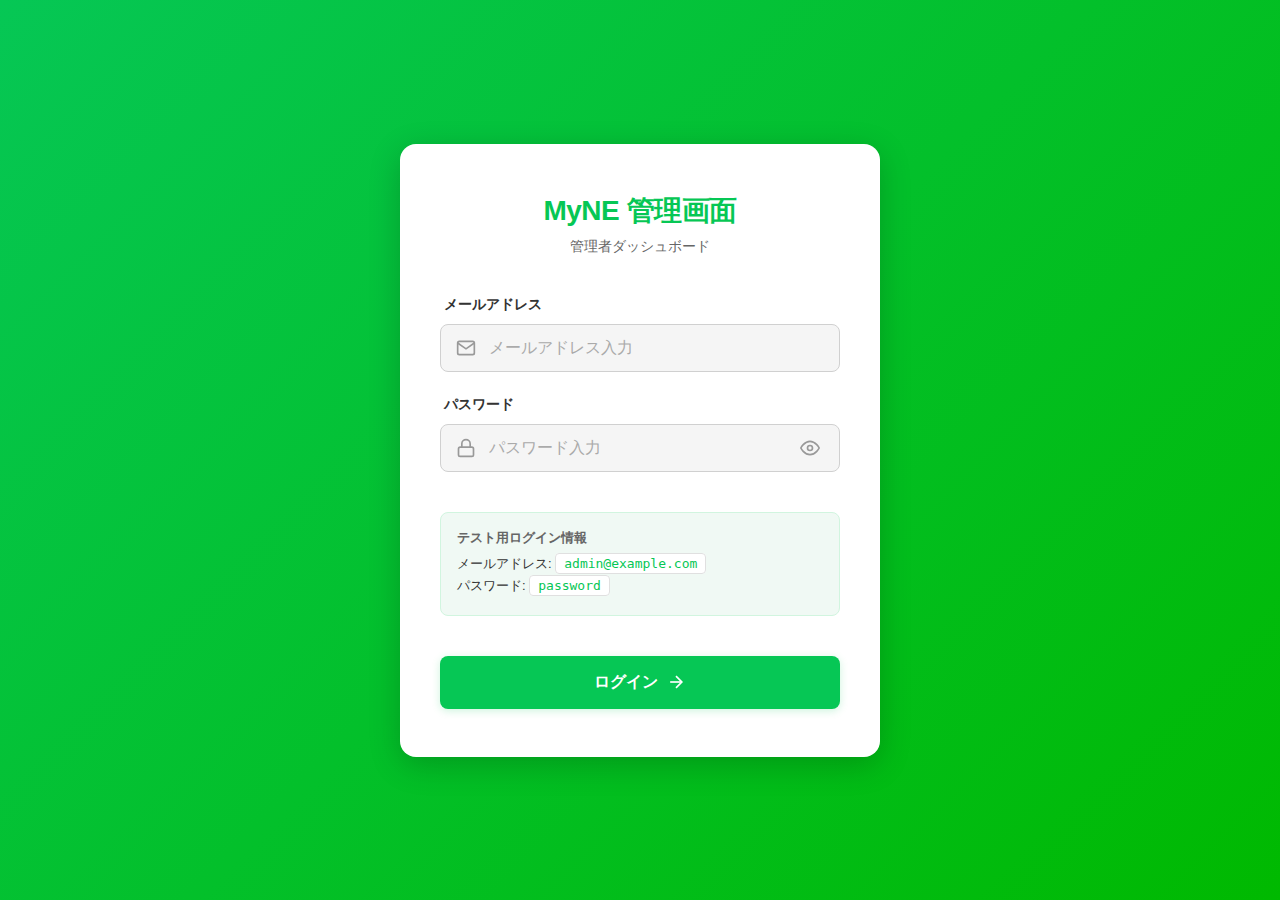
<file: index.html>
<!DOCTYPE html>
<html lang="ja">
  <head>
    <meta charset="UTF-8" />
    <meta name="viewport" content="width=device-width, initial-scale=1.0" />
    <title>MyNE 管理画面</title>
    <script>
      window.location.href = 'login.html';
    </script>
  </head>
  <body>
    <p>リダイレクト中...</p>
  </body>
</html>
</file>
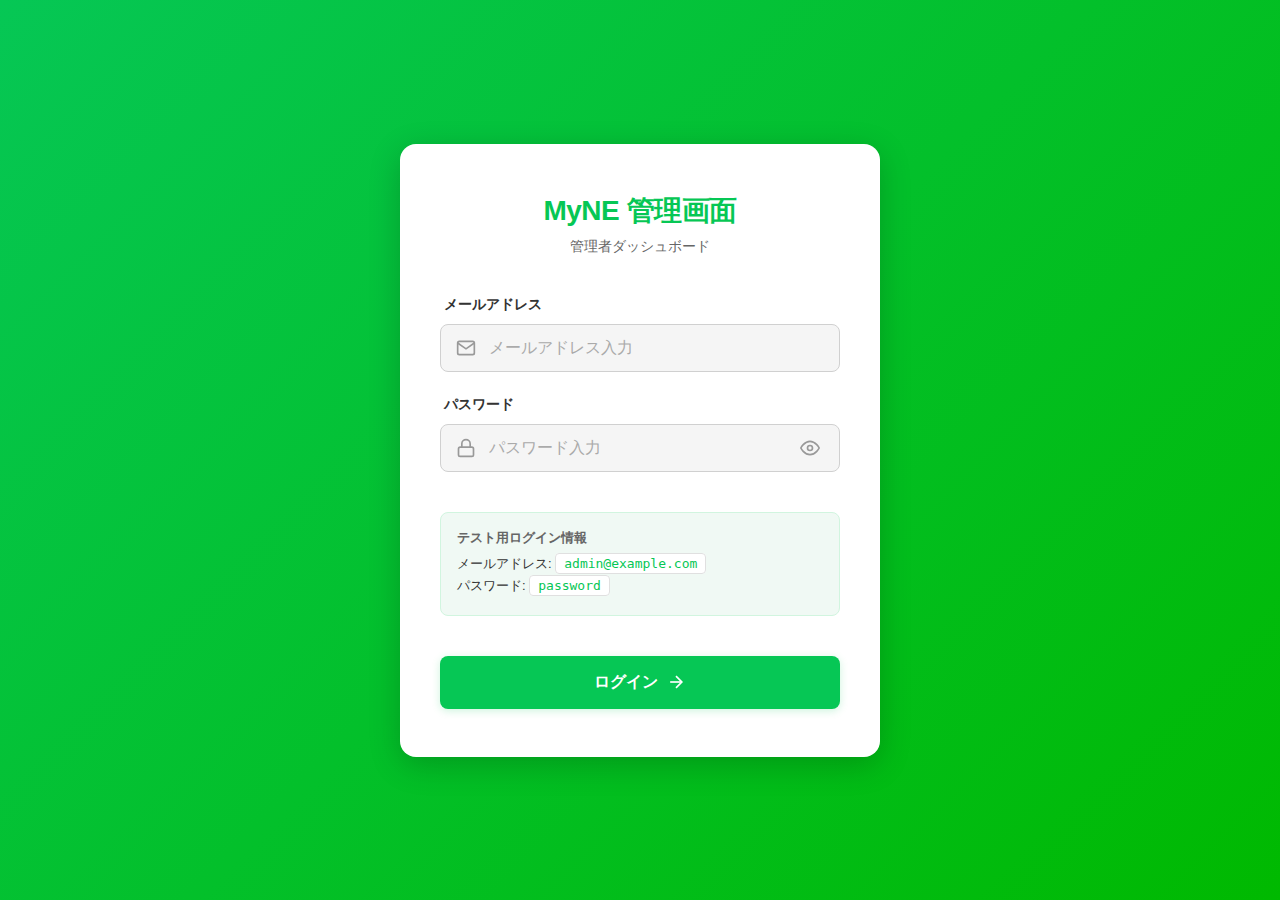
<file: login.html>
<!DOCTYPE html>
<html lang="ja">
  <head>
    <meta charset="UTF-8" />
    <meta name="viewport" content="width=device-width, initial-scale=1.0" />
    <title>管理画面ログイン - Admin Dashboard</title>
    <link rel="stylesheet" href="styles/login.css" />
  </head>
  <body>
    <div class="login-container">
      <div class="login-card">
        <!-- ロゴ・アイコンエリア -->
        <div class="logo-area">
          <h1 class="service-name">MyNE 管理画面</h1>
          <p class="service-subtitle">管理者ダッシュボード</p>
        </div>

        <!-- ログインフォーム -->
        <form class="login-form" action="users.html" method="get">
          <div class="form-group">
            <label for="email">メールアドレス</label>
            <div class="input-wrapper">
              <div class="input-icon">
                <svg
                  viewBox="0 0 24 24"
                  fill="none"
                  stroke="currentColor"
                  stroke-width="2"
                >
                  <path
                    d="M4 4h16c1.1 0 2 .9 2 2v12c0 1.1-.9 2-2 2H4c-1.1 0-2-.9-2-2V6c0-1.1.9-2 2-2z"
                  ></path>
                  <polyline points="22,6 12,13 2,6"></polyline>
                </svg>
              </div>
              <input
                type="email"
                id="email"
                name="email"
                placeholder="メールアドレス入力"
                required
              />
            </div>
          </div>

          <div class="form-group">
            <label for="password">パスワード</label>
            <div class="input-wrapper password-wrapper">
              <div class="input-icon">
                <svg
                  viewBox="0 0 24 24"
                  fill="none"
                  stroke="currentColor"
                  stroke-width="2"
                >
                  <rect
                    x="3"
                    y="11"
                    width="18"
                    height="11"
                    rx="2"
                    ry="2"
                  ></rect>
                  <path d="M7 11V7a5 5 0 0 1 10 0v4"></path>
                </svg>
              </div>
              <input
                type="password"
                id="password"
                name="password"
                placeholder="パスワード入力"
                required
              />
              <button type="button" class="password-toggle-btn" id="passwordToggle">
                <svg class="icon-eye" viewBox="0 0 24 24" fill="none" stroke="currentColor" stroke-width="2">
                  <path d="M1 12s4-8 11-8 11 8 11 8-4 8-11 8-11-8-11-8z"></path>
                  <circle cx="12" cy="12" r="3"></circle>
                </svg>
                <svg class="icon-eye-off" style="display: none;" viewBox="0 0 24 24" fill="none" stroke="currentColor" stroke-width="2">
                  <path d="M17.94 17.94A10.07 10.07 0 0 1 12 20c-7 0-11-8-11-8a18.45 18.45 0 0 1 5.06-5.94M9.9 4.24A9.12 9.12 0 0 1 12 4c7 0 11 8 11 8a18.5 18.5 0 0 1-2.16 3.19m-6.72-1.07a3 3 0 1 1-4.24-4.24"></path>
                  <line x1="1" y1="1" x2="23" y2="23"></line>
                </svg>
              </button>
            </div>
          </div>

          <!-- 仮ログイン情報の表示 -->
          <div class="demo-credentials">
            <p class="demo-title">テスト用ログイン情報</p>
            <p class="demo-item">メールアドレス: <code>admin@example.com</code></p>
            <p class="demo-item">パスワード: <code>password</code></p>
          </div>

          <button type="submit" class="login-button">
            <span>ログイン</span>
            <svg
              class="button-arrow"
              viewBox="0 0 24 24"
              fill="none"
              stroke="currentColor"
              stroke-width="2"
            >
              <line x1="5" y1="12" x2="19" y2="12"></line>
              <polyline points="12 5 19 12 12 19"></polyline>
            </svg>
          </button>
        </form>
      </div>
    </div>

    <script src="scripts/login.js"></script>
  </body>
</html>
</file>
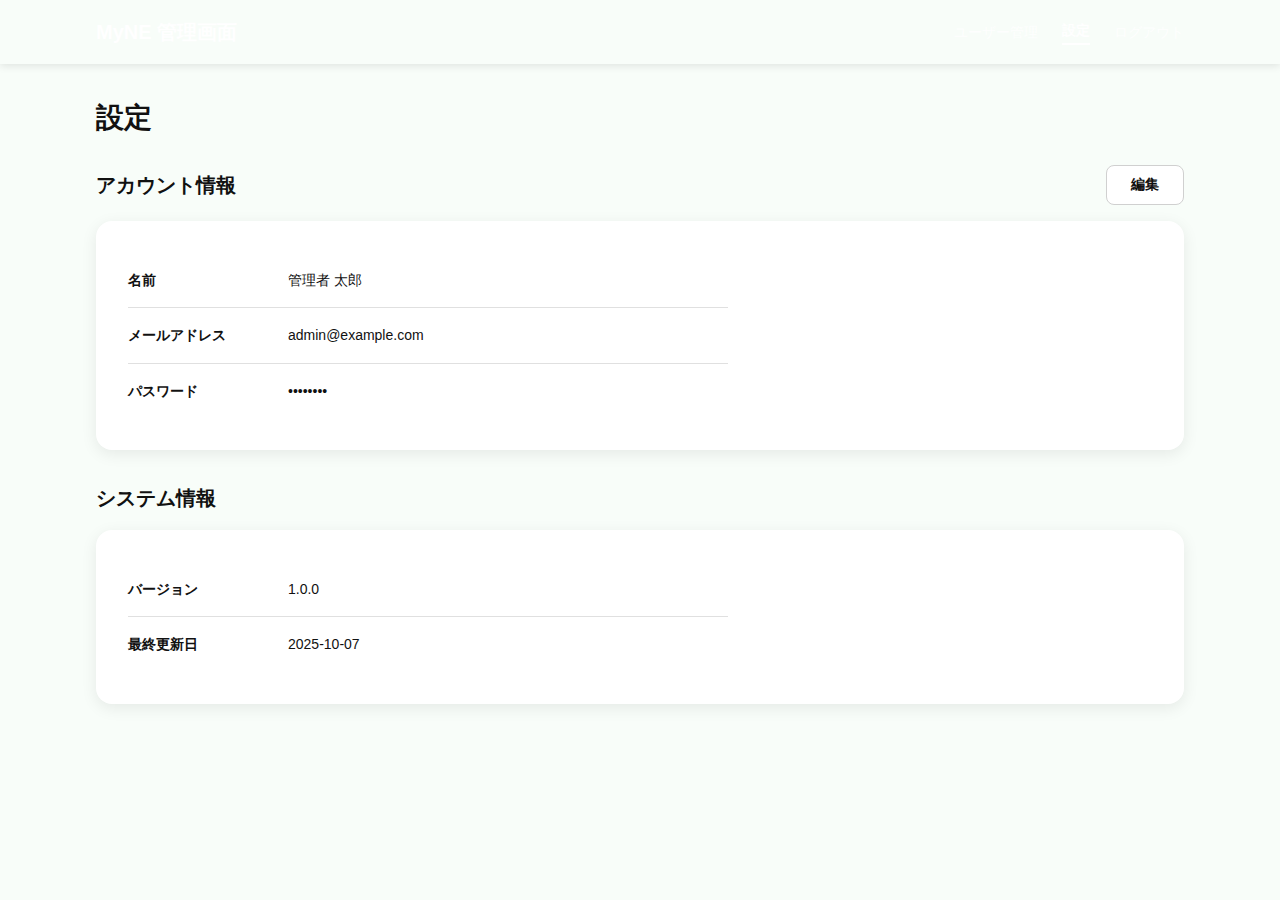
<file: settings.html>
<!DOCTYPE html>
<html lang="ja">
  <head>
    <meta charset="UTF-8" />
    <meta name="viewport" content="width=device-width, initial-scale=1.0" />
    <title>設定 - MyNE 管理画面</title>
    <link rel="stylesheet" href="styles/settings.css" />
  </head>
  <body>
    <!-- ヘッダー -->
    <header class="site-header">
      <div class="container">
        <a href="login.html" class="site-logo">MyNE 管理画面</a>
        <nav class="site-nav">
          <a href="users.html">ユーザー管理</a>
          <a href="settings.html" aria-current="page">設定</a>
          <a href="login.html">ログアウト</a>
        </nav>
      </div>
    </header>

    <!-- メインコンテンツ -->
    <main class="container">
      <h1>設定</h1>

      <!-- 成功メッセージ -->
      <div
        class="message message--success"
        id="successMessage"
        style="display: none"
      >
        <svg
          class="message-icon"
          viewBox="0 0 24 24"
          fill="none"
          stroke="currentColor"
          stroke-width="2"
        >
          <path d="M22 11.08V12a10 10 0 1 1-5.93-9.14"></path>
          <polyline points="22 4 12 14.01 9 11.01"></polyline>
        </svg>
        <span>設定を保存しました</span>
      </div>

      <!-- アカウント情報 -->
      <section class="settings-section">
        <div class="section-header">
          <h2 class="section-title">アカウント情報</h2>
          <button type="button" class="btn btn--secondary" id="editBtn">
            編集
          </button>
        </div>
        <div class="card">
          <!-- 読み取り専用ビュー -->
          <div id="accountView" class="account-view">
            <dl class="info-list">
              <div class="info-item">
                <dt>名前</dt>
                <dd id="displayName">管理者 太郎</dd>
              </div>
              <div class="info-item">
                <dt>メールアドレス</dt>
                <dd id="displayEmail">admin@example.com</dd>
              </div>
              <div class="info-item">
                <dt>パスワード</dt>
                <dd>••••••••</dd>
              </div>
            </dl>
          </div>

          <!-- 編集フォーム -->
          <form id="accountForm" class="settings-form" style="display: none">
            <div class="form-group">
              <label for="name">名前</label>
              <input
                type="text"
                id="name"
                name="name"
                value="管理者 太郎"
                required
                disabled
              />
            </div>

            <div class="form-group">
              <label for="email">メールアドレス</label>
              <input
                type="email"
                id="email"
                name="email"
                value="admin@example.com"
                required
                disabled
              />
            </div>

            <div class="form-group">
              <label for="currentPassword">現在のパスワード</label>
              <div class="password-field">
                <input
                  type="password"
                  id="currentPassword"
                  name="currentPassword"
                  placeholder="パスワード変更時のみ入力"
                  disabled
                />
                <button
                  type="button"
                  class="password-toggle"
                  data-target="currentPassword"
                  tabindex="-1"
                >
                  <svg
                    class="icon-eye"
                    viewBox="0 0 24 24"
                    fill="none"
                    stroke="currentColor"
                    stroke-width="2"
                  >
                    <path
                      d="M1 12s4-8 11-8 11 8 11 8-4 8-11 8-11-8-11-8z"
                    ></path>
                    <circle cx="12" cy="12" r="3"></circle>
                  </svg>
                  <svg
                    class="icon-eye-off"
                    style="display: none"
                    viewBox="0 0 24 24"
                    fill="none"
                    stroke="currentColor"
                    stroke-width="2"
                  >
                    <path
                      d="M17.94 17.94A10.07 10.07 0 0 1 12 20c-7 0-11-8-11-8a18.45 18.45 0 0 1 5.06-5.94M9.9 4.24A9.12 9.12 0 0 1 12 4c7 0 11 8 11 8a18.5 18.5 0 0 1-2.16 3.19m-6.72-1.07a3 3 0 1 1-4.24-4.24"
                    ></path>
                    <line x1="1" y1="1" x2="23" y2="23"></line>
                  </svg>
                </button>
              </div>
            </div>

            <div class="form-group">
              <label for="newPassword">新しいパスワード</label>
              <div class="password-field">
                <input
                  type="password"
                  id="newPassword"
                  name="newPassword"
                  placeholder="パスワード変更時のみ入力"
                  disabled
                />
                <button
                  type="button"
                  class="password-toggle"
                  data-target="newPassword"
                  tabindex="-1"
                >
                  <svg
                    class="icon-eye"
                    viewBox="0 0 24 24"
                    fill="none"
                    stroke="currentColor"
                    stroke-width="2"
                  >
                    <path
                      d="M1 12s4-8 11-8 11 8 11 8-4 8-11 8-11-8-11-8z"
                    ></path>
                    <circle cx="12" cy="12" r="3"></circle>
                  </svg>
                  <svg
                    class="icon-eye-off"
                    style="display: none"
                    viewBox="0 0 24 24"
                    fill="none"
                    stroke="currentColor"
                    stroke-width="2"
                  >
                    <path
                      d="M17.94 17.94A10.07 10.07 0 0 1 12 20c-7 0-11-8-11-8a18.45 18.45 0 0 1 5.06-5.94M9.9 4.24A9.12 9.12 0 0 1 12 4c7 0 11 8 11 8a18.5 18.5 0 0 1-2.16 3.19m-6.72-1.07a3 3 0 1 1-4.24-4.24"
                    ></path>
                    <line x1="1" y1="1" x2="23" y2="23"></line>
                  </svg>
                </button>
              </div>
              <p class="field-hint">8文字以上、英数字を含む必要があります</p>
            </div>

            <div class="form-group">
              <label for="confirmPassword">新しいパスワード(確認)</label>
              <div class="password-field">
                <input
                  type="password"
                  id="confirmPassword"
                  name="confirmPassword"
                  placeholder="パスワード変更時のみ入力"
                  disabled
                />
                <button
                  type="button"
                  class="password-toggle"
                  data-target="confirmPassword"
                  tabindex="-1"
                >
                  <svg
                    class="icon-eye"
                    viewBox="0 0 24 24"
                    fill="none"
                    stroke="currentColor"
                    stroke-width="2"
                  >
                    <path
                      d="M1 12s4-8 11-8 11 8 11 8-4 8-11 8-11-8-11-8z"
                    ></path>
                    <circle cx="12" cy="12" r="3"></circle>
                  </svg>
                  <svg
                    class="icon-eye-off"
                    style="display: none"
                    viewBox="0 0 24 24"
                    fill="none"
                    stroke="currentColor"
                    stroke-width="2"
                  >
                    <path
                      d="M17.94 17.94A10.07 10.07 0 0 1 12 20c-7 0-11-8-11-8a18.45 18.45 0 0 1 5.06-5.94M9.9 4.24A9.12 9.12 0 0 1 12 4c7 0 11 8 11 8a18.5 18.5 0 0 1-2.16 3.19m-6.72-1.07a3 3 0 1 1-4.24-4.24"
                    ></path>
                    <line x1="1" y1="1" x2="23" y2="23"></line>
                  </svg>
                </button>
              </div>
            </div>

            <div class="form-actions">
              <button type="button" class="btn btn--secondary" id="cancelBtn">
                キャンセル
              </button>
              <button type="submit" class="btn btn--primary">保存</button>
            </div>
          </form>
        </div>
      </section>

      <!-- システム情報 -->
      <section class="settings-section">
        <div class="section-header">
          <h2 class="section-title">システム情報</h2>
        </div>
        <div class="card">
          <dl class="info-list">
            <div class="info-item">
              <dt>バージョン</dt>
              <dd>1.0.0</dd>
            </div>
            <div class="info-item">
              <dt>最終更新日</dt>
              <dd>2025-10-07</dd>
            </div>
          </dl>
        </div>
      </section>
    </main>

    <script src="scripts/settings.js"></script>
  </body>
</html>
</file>
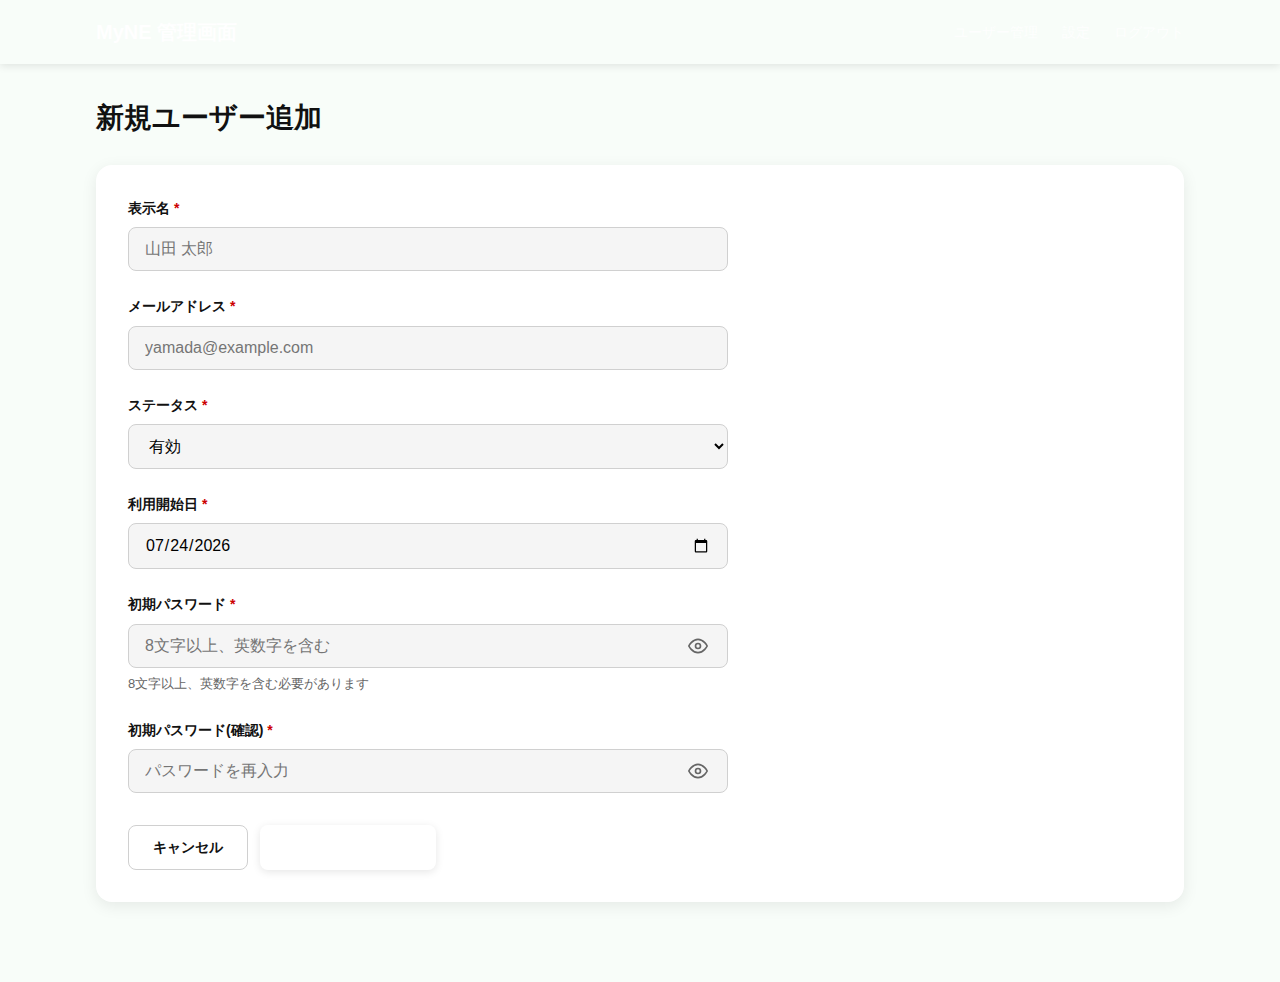
<file: user-add.html>
<!DOCTYPE html>
<html lang="ja">
  <head>
    <meta charset="UTF-8" />
    <meta name="viewport" content="width=device-width, initial-scale=1.0" />
    <title>新規ユーザー追加 - MyNE 管理画面</title>
    <link rel="stylesheet" href="styles/user-add.css" />
  </head>
  <body>
    <!-- ヘッダー -->
    <header class="site-header">
      <div class="container">
        <a href="login.html" class="site-logo">MyNE 管理画面</a>
        <nav class="site-nav">
          <a href="users.html">ユーザー管理</a>
          <a href="settings.html">設定</a>
          <a href="login.html">ログアウト</a>
        </nav>
      </div>
    </header>

    <!-- メインコンテンツ -->
    <main class="container">
      <h1>新規ユーザー追加</h1>

      <!-- 成功メッセージ -->
      <div
        class="message message--success"
        id="successMessage"
        style="display: none"
      >
        <svg
          class="message-icon"
          viewBox="0 0 24 24"
          fill="none"
          stroke="currentColor"
          stroke-width="2"
        >
          <path d="M22 11.08V12a10 10 0 1 1-5.93-9.14"></path>
          <polyline points="22 4 12 14.01 9 11.01"></polyline>
        </svg>
        <span>ユーザーを追加しました</span>
      </div>

      <!-- エラーメッセージ -->
      <div
        class="message message--error"
        id="errorMessage"
        style="display: none"
      >
        <svg
          class="message-icon"
          viewBox="0 0 24 24"
          fill="none"
          stroke="currentColor"
          stroke-width="2"
        >
          <circle cx="12" cy="12" r="10"></circle>
          <line x1="12" y1="8" x2="12" y2="12"></line>
          <line x1="12" y1="16" x2="12.01" y2="16"></line>
        </svg>
        <span id="errorMessageText"></span>
      </div>

      <!-- ユーザー追加フォーム -->
      <section class="form-section">
        <div class="card">
          <form id="userAddForm" class="user-form">
            <div class="form-group">
              <label for="displayName">表示名 <span class="required">*</span></label>
              <input
                type="text"
                id="displayName"
                name="displayName"
                placeholder="山田 太郎"
                required
              />
            </div>

            <div class="form-group">
              <label for="email">メールアドレス <span class="required">*</span></label>
              <input
                type="email"
                id="email"
                name="email"
                placeholder="yamada@example.com"
                required
              />
            </div>

            <div class="form-group">
              <label for="status">ステータス <span class="required">*</span></label>
              <select id="status" name="status" required>
                <option value="active">有効</option>
                <option value="suspended">停止</option>
              </select>
            </div>

            <div class="form-group">
              <label for="startDate">利用開始日 <span class="required">*</span></label>
              <input
                type="date"
                id="startDate"
                name="startDate"
                required
              />
            </div>

            <div class="form-group">
              <label for="password">初期パスワード <span class="required">*</span></label>
              <div class="password-field">
                <input
                  type="password"
                  id="password"
                  name="password"
                  placeholder="8文字以上、英数字を含む"
                  required
                />
                <button
                  type="button"
                  class="password-toggle"
                  data-target="password"
                >
                  <svg
                    class="icon-eye"
                    viewBox="0 0 24 24"
                    fill="none"
                    stroke="currentColor"
                    stroke-width="2"
                  >
                    <path
                      d="M1 12s4-8 11-8 11 8 11 8-4 8-11 8-11-8-11-8z"
                    ></path>
                    <circle cx="12" cy="12" r="3"></circle>
                  </svg>
                  <svg
                    class="icon-eye-off"
                    style="display: none"
                    viewBox="0 0 24 24"
                    fill="none"
                    stroke="currentColor"
                    stroke-width="2"
                  >
                    <path
                      d="M17.94 17.94A10.07 10.07 0 0 1 12 20c-7 0-11-8-11-8a18.45 18.45 0 0 1 5.06-5.94M9.9 4.24A9.12 9.12 0 0 1 12 4c7 0 11 8 11 8a18.5 18.5 0 0 1-2.16 3.19m-6.72-1.07a3 3 0 1 1-4.24-4.24"
                    ></path>
                    <line x1="1" y1="1" x2="23" y2="23"></line>
                  </svg>
                </button>
              </div>
              <p class="field-hint">8文字以上、英数字を含む必要があります</p>
            </div>

            <div class="form-group">
              <label for="confirmPassword">初期パスワード(確認) <span class="required">*</span></label>
              <div class="password-field">
                <input
                  type="password"
                  id="confirmPassword"
                  name="confirmPassword"
                  placeholder="パスワードを再入力"
                  required
                />
                <button
                  type="button"
                  class="password-toggle"
                  data-target="confirmPassword"
                >
                  <svg
                    class="icon-eye"
                    viewBox="0 0 24 24"
                    fill="none"
                    stroke="currentColor"
                    stroke-width="2"
                  >
                    <path
                      d="M1 12s4-8 11-8 11 8 11 8-4 8-11 8-11-8-11-8z"
                    ></path>
                    <circle cx="12" cy="12" r="3"></circle>
                  </svg>
                  <svg
                    class="icon-eye-off"
                    style="display: none"
                    viewBox="0 0 24 24"
                    fill="none"
                    stroke="currentColor"
                    stroke-width="2"
                  >
                    <path
                      d="M17.94 17.94A10.07 10.07 0 0 1 12 20c-7 0-11-8-11-8a18.45 18.45 0 0 1 5.06-5.94M9.9 4.24A9.12 9.12 0 0 1 12 4c7 0 11 8 11 8a18.5 18.5 0 0 1-2.16 3.19m-6.72-1.07a3 3 0 1 1-4.24-4.24"
                    ></path>
                    <line x1="1" y1="1" x2="23" y2="23"></line>
                  </svg>
                </button>
              </div>
            </div>

            <div class="form-actions">
              <a href="users.html" class="btn btn--secondary">キャンセル</a>
              <button type="submit" class="btn btn--primary">ユーザーを追加</button>
            </div>
          </form>
        </div>
      </section>
    </main>

    <script src="scripts/user-add.js"></script>
  </body>
</html>
</file>
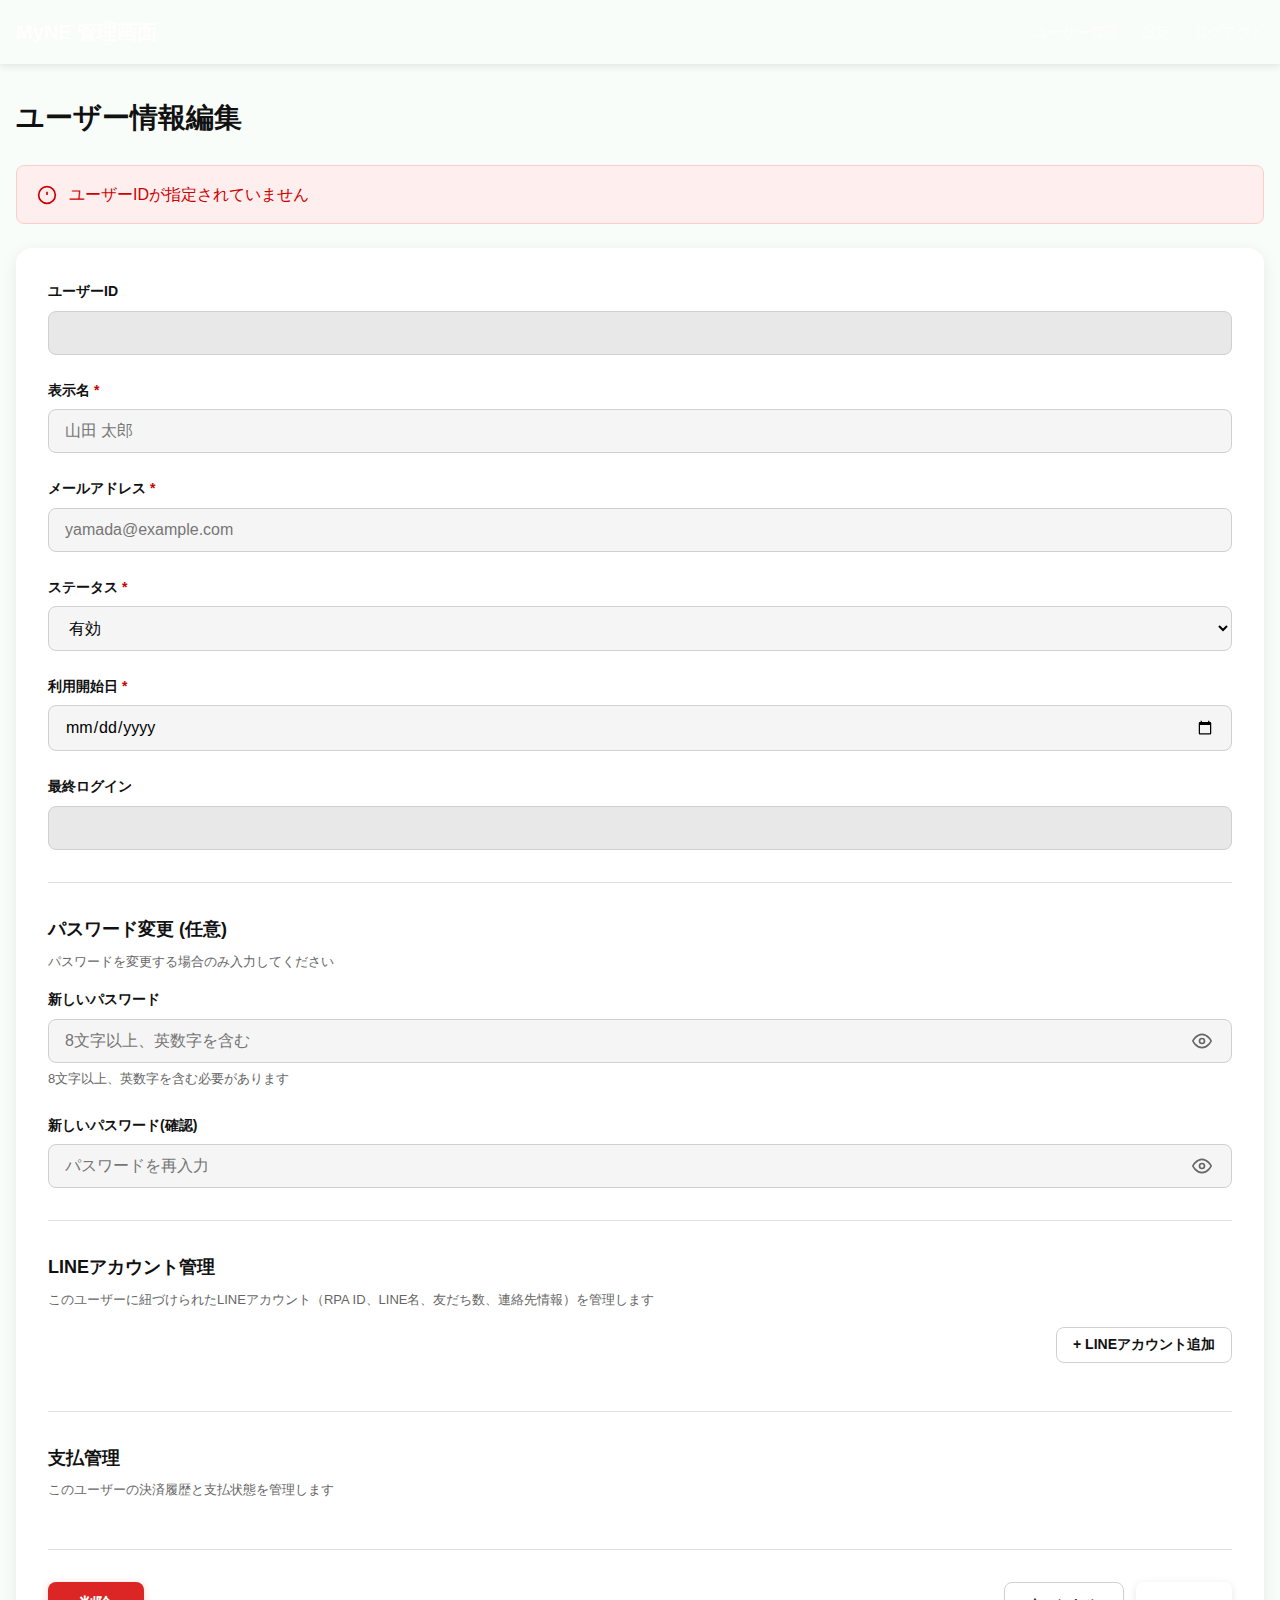
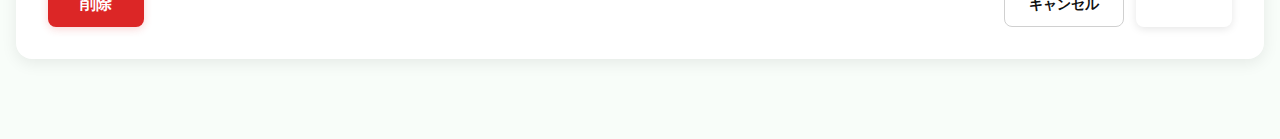
<file: user-edit.html>
<!DOCTYPE html>
<html lang="ja">
  <head>
    <meta charset="UTF-8" />
    <meta name="viewport" content="width=device-width, initial-scale=1.0" />
    <title>ユーザー情報編集 - MyNE 管理画面</title>
    <link rel="stylesheet" href="styles/user-edit.css" />
  </head>
  <body>
    <!-- ヘッダー -->
    <header class="site-header">
      <div class="container">
        <a href="login.html" class="site-logo">MyNE 管理画面</a>
        <nav class="site-nav">
          <a href="users.html">ユーザー管理</a>
          <a href="settings.html">設定</a>
          <a href="login.html">ログアウト</a>
        </nav>
      </div>
    </header>

    <!-- メインコンテンツ -->
    <main class="container">
      <h1>ユーザー情報編集</h1>

      <!-- 成功メッセージ -->
      <div
        class="message message--success"
        id="successMessage"
        style="display: none"
      >
        <svg
          class="message-icon"
          viewBox="0 0 24 24"
          fill="none"
          stroke="currentColor"
          stroke-width="2"
        >
          <path d="M22 11.08V12a10 10 0 1 1-5.93-9.14"></path>
          <polyline points="22 4 12 14.01 9 11.01"></polyline>
        </svg>
        <span>ユーザー情報を更新しました</span>
      </div>

      <!-- エラーメッセージ -->
      <div
        class="message message--error"
        id="errorMessage"
        style="display: none"
      >
        <svg
          class="message-icon"
          viewBox="0 0 24 24"
          fill="none"
          stroke="currentColor"
          stroke-width="2"
        >
          <circle cx="12" cy="12" r="10"></circle>
          <line x1="12" y1="8" x2="12" y2="12"></line>
          <line x1="12" y1="16" x2="12.01" y2="16"></line>
        </svg>
        <span id="errorMessageText"></span>
      </div>

      <!-- ユーザー編集フォーム -->
      <section class="form-section">
        <div class="card">
          <form id="userEditForm" class="user-form">
            <div class="form-group">
              <label for="userId">ユーザーID</label>
              <input
                type="text"
                id="userId"
                name="userId"
                readonly
                disabled
              />
            </div>

            <div class="form-group">
              <label for="displayName">表示名 <span class="required">*</span></label>
              <input
                type="text"
                id="displayName"
                name="displayName"
                placeholder="山田 太郎"
                required
              />
            </div>

            <div class="form-group">
              <label for="email">メールアドレス <span class="required">*</span></label>
              <input
                type="email"
                id="email"
                name="email"
                placeholder="yamada@example.com"
                required
              />
            </div>

            <div class="form-group">
              <label for="status">ステータス <span class="required">*</span></label>
              <select id="status" name="status" required>
                <option value="有効">有効</option>
                <option value="停止">停止</option>
              </select>
            </div>

            <div class="form-group">
              <label for="startDate">利用開始日 <span class="required">*</span></label>
              <input
                type="date"
                id="startDate"
                name="startDate"
                required
              />
            </div>

            <div class="form-group">
              <label for="lastLogin">最終ログイン</label>
              <input
                type="text"
                id="lastLogin"
                name="lastLogin"
                readonly
                disabled
              />
            </div>

            <div class="form-divider"></div>

            <h2 class="section-subtitle">パスワード変更 (任意)</h2>
            <p class="field-hint" style="margin-bottom: 16px;">パスワードを変更する場合のみ入力してください</p>

            <div class="form-group">
              <label for="newPassword">新しいパスワード</label>
              <div class="password-field">
                <input
                  type="password"
                  id="newPassword"
                  name="newPassword"
                  placeholder="8文字以上、英数字を含む"
                />
                <button
                  type="button"
                  class="password-toggle"
                  data-target="newPassword"
                >
                  <svg
                    class="icon-eye"
                    viewBox="0 0 24 24"
                    fill="none"
                    stroke="currentColor"
                    stroke-width="2"
                  >
                    <path
                      d="M1 12s4-8 11-8 11 8 11 8-4 8-11 8-11-8-11-8z"
                    ></path>
                    <circle cx="12" cy="12" r="3"></circle>
                  </svg>
                  <svg
                    class="icon-eye-off"
                    style="display: none"
                    viewBox="0 0 24 24"
                    fill="none"
                    stroke="currentColor"
                    stroke-width="2"
                  >
                    <path
                      d="M17.94 17.94A10.07 10.07 0 0 1 12 20c-7 0-11-8-11-8a18.45 18.45 0 0 1 5.06-5.94M9.9 4.24A9.12 9.12 0 0 1 12 4c7 0 11 8 11 8a18.5 18.5 0 0 1-2.16 3.19m-6.72-1.07a3 3 0 1 1-4.24-4.24"
                    ></path>
                    <line x1="1" y1="1" x2="23" y2="23"></line>
                  </svg>
                </button>
              </div>
              <p class="field-hint">8文字以上、英数字を含む必要があります</p>
            </div>

            <div class="form-group">
              <label for="confirmPassword">新しいパスワード(確認)</label>
              <div class="password-field">
                <input
                  type="password"
                  id="confirmPassword"
                  name="confirmPassword"
                  placeholder="パスワードを再入力"
                />
                <button
                  type="button"
                  class="password-toggle"
                  data-target="confirmPassword"
                >
                  <svg
                    class="icon-eye"
                    viewBox="0 0 24 24"
                    fill="none"
                    stroke="currentColor"
                    stroke-width="2"
                  >
                    <path
                      d="M1 12s4-8 11-8 11 8 11 8-4 8-11 8-11-8-11-8z"
                    ></path>
                    <circle cx="12" cy="12" r="3"></circle>
                  </svg>
                  <svg
                    class="icon-eye-off"
                    style="display: none"
                    viewBox="0 0 24 24"
                    fill="none"
                    stroke="currentColor"
                    stroke-width="2"
                  >
                    <path
                      d="M17.94 17.94A10.07 10.07 0 0 1 12 20c-7 0-11-8-11-8a18.45 18.45 0 0 1 5.06-5.94M9.9 4.24A9.12 9.12 0 0 1 12 4c7 0 11 8 11 8a18.5 18.5 0 0 1-2.16 3.19m-6.72-1.07a3 3 0 1 1-4.24-4.24"
                    ></path>
                    <line x1="1" y1="1" x2="23" y2="23"></line>
                  </svg>
                </button>
              </div>
            </div>

            <div class="form-divider"></div>

            <h2 class="section-subtitle">LINEアカウント管理</h2>
            <p class="field-hint" style="margin-bottom: 16px;">このユーザーに紐づけられたLINEアカウント（RPA ID、LINE名、友だち数、連絡先情報）を管理します</p>

            <div class="section-header">
              <button type="button" class="btn btn--secondary btn-sm" id="addLineAccountBtn">
                + LINEアカウント追加
              </button>
            </div>

            <!-- LINEアカウント一覧 -->
            <div class="line-accounts-list" id="lineAccountsList">
              <!-- JavaScriptで動的に生成 -->
            </div>

            <!-- 空状態 -->
            <div class="empty-state" id="lineAccountsEmptyState" style="display: none;">
              <p>LINEアカウントが登録されていません</p>
            </div>

            <div class="form-divider"></div>

            <h2 class="section-subtitle">支払管理</h2>
            <p class="field-hint" style="margin-bottom: 16px;">このユーザーの決済履歴と支払状態を管理します</p>

            <!-- 決済履歴一覧 -->
            <div class="payment-history-list" id="paymentHistoryList">
              <!-- JavaScriptで動的に生成 -->
            </div>

            <!-- 空状態 -->
            <div class="empty-state" id="paymentHistoryEmptyState" style="display: none;">
              <p>決済履歴がありません</p>
            </div>

            <div class="form-divider"></div>

            <div class="form-actions">
              <button type="button" class="btn btn--danger" id="deleteBtn">削除</button>
              <div class="form-actions-right">
                <a href="users.html" class="btn btn--secondary">キャンセル</a>
                <button type="submit" class="btn btn--primary">保存</button>
              </div>
            </div>
          </form>
        </div>
      </section>
    </main>

    <!-- 削除確認ダイアログ -->
    <div class="modal" id="deleteModal" style="display: none;">
      <div class="modal-overlay"></div>
      <div class="modal-content">
        <h3 class="modal-title">ユーザーを削除しますか?</h3>
        <p class="modal-message">
          この操作は取り消せません。ユーザー「<span id="deleteUserName"></span>」を本当に削除しますか?
        </p>
        <div class="modal-actions">
          <button type="button" class="btn btn--secondary" id="cancelDeleteBtn">キャンセル</button>
          <button type="button" class="btn btn--danger" id="confirmDeleteBtn">削除する</button>
        </div>
      </div>
    </div>

    <!-- LINEアカウント追加モーダル -->
    <div class="modal" id="addLineAccountModal" style="display: none;">
      <div class="modal-overlay"></div>
      <div class="modal-content">
        <h3 class="modal-title">LINEアカウント追加(RPA)</h3>
        <form id="addLineAccountForm">
          <div class="form-group">
            <label for="rpaId">RPA ID</label>
            <input
              type="text"
              id="rpaId"
              name="rpaId"
              readonly
            />
            <p class="field-hint">自動生成されます</p>
          </div>

          <div class="form-group">
            <label for="lineName">LINE名 <span class="required">*</span></label>
            <input
              type="text"
              id="lineName"
              name="lineName"
              placeholder="例: MyNE公式アカウント"
              required
            />
          </div>

          <div class="form-group">
            <label for="lineTel">電話番号 <span class="required">*</span></label>
            <input
              type="tel"
              id="lineTel"
              name="lineTel"
              placeholder="例: 090-1234-5678"
              required
            />
          </div>

          <div class="form-group">
            <label for="lineEmail">メールアドレス <span class="required">*</span></label>
            <input
              type="email"
              id="lineEmail"
              name="lineEmail"
              placeholder="例: example@example.com"
              required
            />
          </div>

          <div class="form-group">
            <label for="linePassword">パスワード <span class="required">*</span></label>
            <div class="password-field">
              <input
                type="password"
                id="linePassword"
                name="linePassword"
                placeholder="パスワードを入力"
                required
              />
              <button type="button" class="password-toggle" data-target="linePassword">
                <svg class="icon-eye" width="20" height="20" viewBox="0 0 20 20" fill="none" xmlns="http://www.w3.org/2000/svg">
                  <path d="M10 4C4.5 4 2 10 2 10s2.5 6 8 6 8-6 8-6-2.5-6-8-6z" stroke="currentColor" stroke-width="2" stroke-linecap="round" stroke-linejoin="round"/>
                  <circle cx="10" cy="10" r="3" stroke="currentColor" stroke-width="2"/>
                </svg>
                <svg class="icon-eye-off" style="display: none;" width="20" height="20" viewBox="0 0 20 20" fill="none" xmlns="http://www.w3.org/2000/svg">
                  <path d="M14.12 14.12C13.8454 14.4148 13.5141 14.6512 13.1462 14.8151C12.7782 14.9791 12.3809 15.0673 11.9781 15.0744C11.5753 15.0815 11.1752 15.0074 10.8016 14.8565C10.4281 14.7056 10.0887 14.4811 9.80385 14.1962C9.51897 13.9113 9.29453 13.572 9.14359 13.1984C8.99266 12.8249 8.91853 12.4247 8.92564 12.0219C8.93274 11.6191 9.02091 11.2219 9.18488 10.8539C9.34884 10.4859 9.58525 10.1546 9.88 9.88M17 17l-3.88-3.88M10 4C4.5 4 2 10 2 10s.88 2.12 2.88 3.88M10 4v0c5.5 0 8 6 8 6s-.88 2.12-2.88 3.88M10 4l7 13m-7-13L3 17" stroke="currentColor" stroke-width="2" stroke-linecap="round" stroke-linejoin="round"/>
                </svg>
              </button>
            </div>
          </div>

          <div class="form-group">
            <label for="lineAccountStatus">ステータス</label>
            <select id="lineAccountStatus" name="lineAccountStatus">
              <option value="active">有効</option>
              <option value="inactive">無効</option>
            </select>
          </div>

          <div class="modal-actions">
            <button type="button" class="btn btn--secondary" id="cancelAddLineAccountBtn">
              キャンセル
            </button>
            <button type="submit" class="btn btn--primary">追加</button>
          </div>
        </form>
      </div>
    </div>

    <!-- LINEアカウント編集ダイアログ -->
    <div class="modal" id="editLineAccountStatusModal" style="display: none;">
      <div class="modal-overlay"></div>
      <div class="modal-content">
        <h3 class="modal-title">LINEアカウントを編集</h3>
        <form id="editLineAccountStatusForm">
          <div class="form-group">
            <label for="editRpaId">RPA ID</label>
            <input
              type="text"
              id="editRpaId"
              name="editRpaId"
              readonly
            />
          </div>

          <div class="form-group">
            <label for="editLineName">LINE名 <span class="required">*</span></label>
            <input
              type="text"
              id="editLineName"
              name="editLineName"
              placeholder="例: MyNE公式アカウント"
              required
            />
          </div>

          <div class="form-group">
            <label for="editLineTel">電話番号 <span class="required">*</span></label>
            <input
              type="tel"
              id="editLineTel"
              name="editLineTel"
              placeholder="例: 090-1234-5678"
              required
            />
          </div>

          <div class="form-group">
            <label for="editLineEmail">メールアドレス <span class="required">*</span></label>
            <input
              type="email"
              id="editLineEmail"
              name="editLineEmail"
              placeholder="例: example@example.com"
              required
            />
          </div>

          <div class="form-group">
            <label for="editLinePassword">パスワード <span class="required">*</span></label>
            <div class="password-field">
              <input
                type="password"
                id="editLinePassword"
                name="editLinePassword"
                placeholder="パスワードを入力"
                required
              />
              <button type="button" class="password-toggle" data-target="editLinePassword">
                <svg class="icon-eye" width="20" height="20" viewBox="0 0 20 20" fill="none" xmlns="http://www.w3.org/2000/svg">
                  <path d="M10 4C4.5 4 2 10 2 10s2.5 6 8 6 8-6 8-6-2.5-6-8-6z" stroke="currentColor" stroke-width="2" stroke-linecap="round" stroke-linejoin="round"/>
                  <circle cx="10" cy="10" r="3" stroke="currentColor" stroke-width="2"/>
                </svg>
                <svg class="icon-eye-off" style="display: none;" width="20" height="20" viewBox="0 0 20 20" fill="none" xmlns="http://www.w3.org/2000/svg">
                  <path d="M14.12 14.12C13.8454 14.4148 13.5141 14.6512 13.1462 14.8151C12.7782 14.9791 12.3809 15.0673 11.9781 15.0744C11.5753 15.0815 11.1752 15.0074 10.8016 14.8565C10.4281 14.7056 10.0887 14.4811 9.80385 14.1962C9.51897 13.9113 9.29453 13.572 9.14359 13.1984C8.99266 12.8249 8.91853 12.4247 8.92564 12.0219C8.93274 11.6191 9.02091 11.2219 9.18488 10.8539C9.34884 10.4859 9.58525 10.1546 9.88 9.88M17 17l-3.88-3.88M10 4C4.5 4 2 10 2 10s.88 2.12 2.88 3.88M10 4v0c5.5 0 8 6 8 6s-.88 2.12-2.88 3.88M10 4l7 13m-7-13L3 17" stroke="currentColor" stroke-width="2" stroke-linecap="round" stroke-linejoin="round"/>
                </svg>
              </button>
            </div>
          </div>

          <div class="form-group">
            <label for="editLineAccountStatus">ステータス</label>
            <select id="editLineAccountStatus" name="editLineAccountStatus">
              <option value="active">有効</option>
              <option value="inactive">無効</option>
            </select>
          </div>

          <div class="modal-actions">
            <button type="button" class="btn btn--secondary" id="cancelEditLineAccountStatusBtn">
              キャンセル
            </button>
            <button type="submit" class="btn btn--primary">更新</button>
          </div>
        </form>
      </div>
    </div>

    <!-- LINEアカウント解除確認ダイアログ -->
    <div class="modal" id="unlinkLineAccountModal" style="display: none;">
      <div class="modal-overlay"></div>
      <div class="modal-content">
        <h3 class="modal-title">LINEアカウントを解除しますか?</h3>
        <p class="modal-message">
          「<span id="unlinkLineAccountName"></span>」のLINEアカウントを解除します。よろしいですか?
        </p>
        <div class="modal-actions">
          <button type="button" class="btn btn--secondary" id="cancelUnlinkLineBtn">
            キャンセル
          </button>
          <button type="button" class="btn btn--danger" id="confirmUnlinkLineBtn">
            解除する
          </button>
        </div>
      </div>
    </div>

    <!-- 支払停止確認ダイアログ -->
    <div class="modal" id="suspendPaymentModal" style="display: none;">
      <div class="modal-overlay"></div>
      <div class="modal-content">
        <h3 class="modal-title">支払を停止しますか?</h3>
        <p class="modal-message">
          決済ID「<span id="suspendPaymentId"></span>」の支払を停止します。よろしいですか?
        </p>
        <div class="modal-actions">
          <button type="button" class="btn btn--secondary" id="cancelSuspendPaymentBtn">
            キャンセル
          </button>
          <button type="button" class="btn btn--danger" id="confirmSuspendPaymentBtn">
            停止する
          </button>
        </div>
      </div>
    </div>

    <!-- 支払再開確認ダイアログ -->
    <div class="modal" id="resumePaymentModal" style="display: none;">
      <div class="modal-overlay"></div>
      <div class="modal-content">
        <h3 class="modal-title">支払を再開しますか?</h3>
        <p class="modal-message">
          決済ID「<span id="resumePaymentId"></span>」の支払を再開します。よろしいですか?
        </p>
        <div class="modal-actions">
          <button type="button" class="btn btn--secondary" id="cancelResumePaymentBtn">
            キャンセル
          </button>
          <button type="button" class="btn btn--primary" id="confirmResumePaymentBtn">
            再開する
          </button>
        </div>
      </div>
    </div>

    <script src="scripts/user-edit.js"></script>
  </body>
</html>
</file>
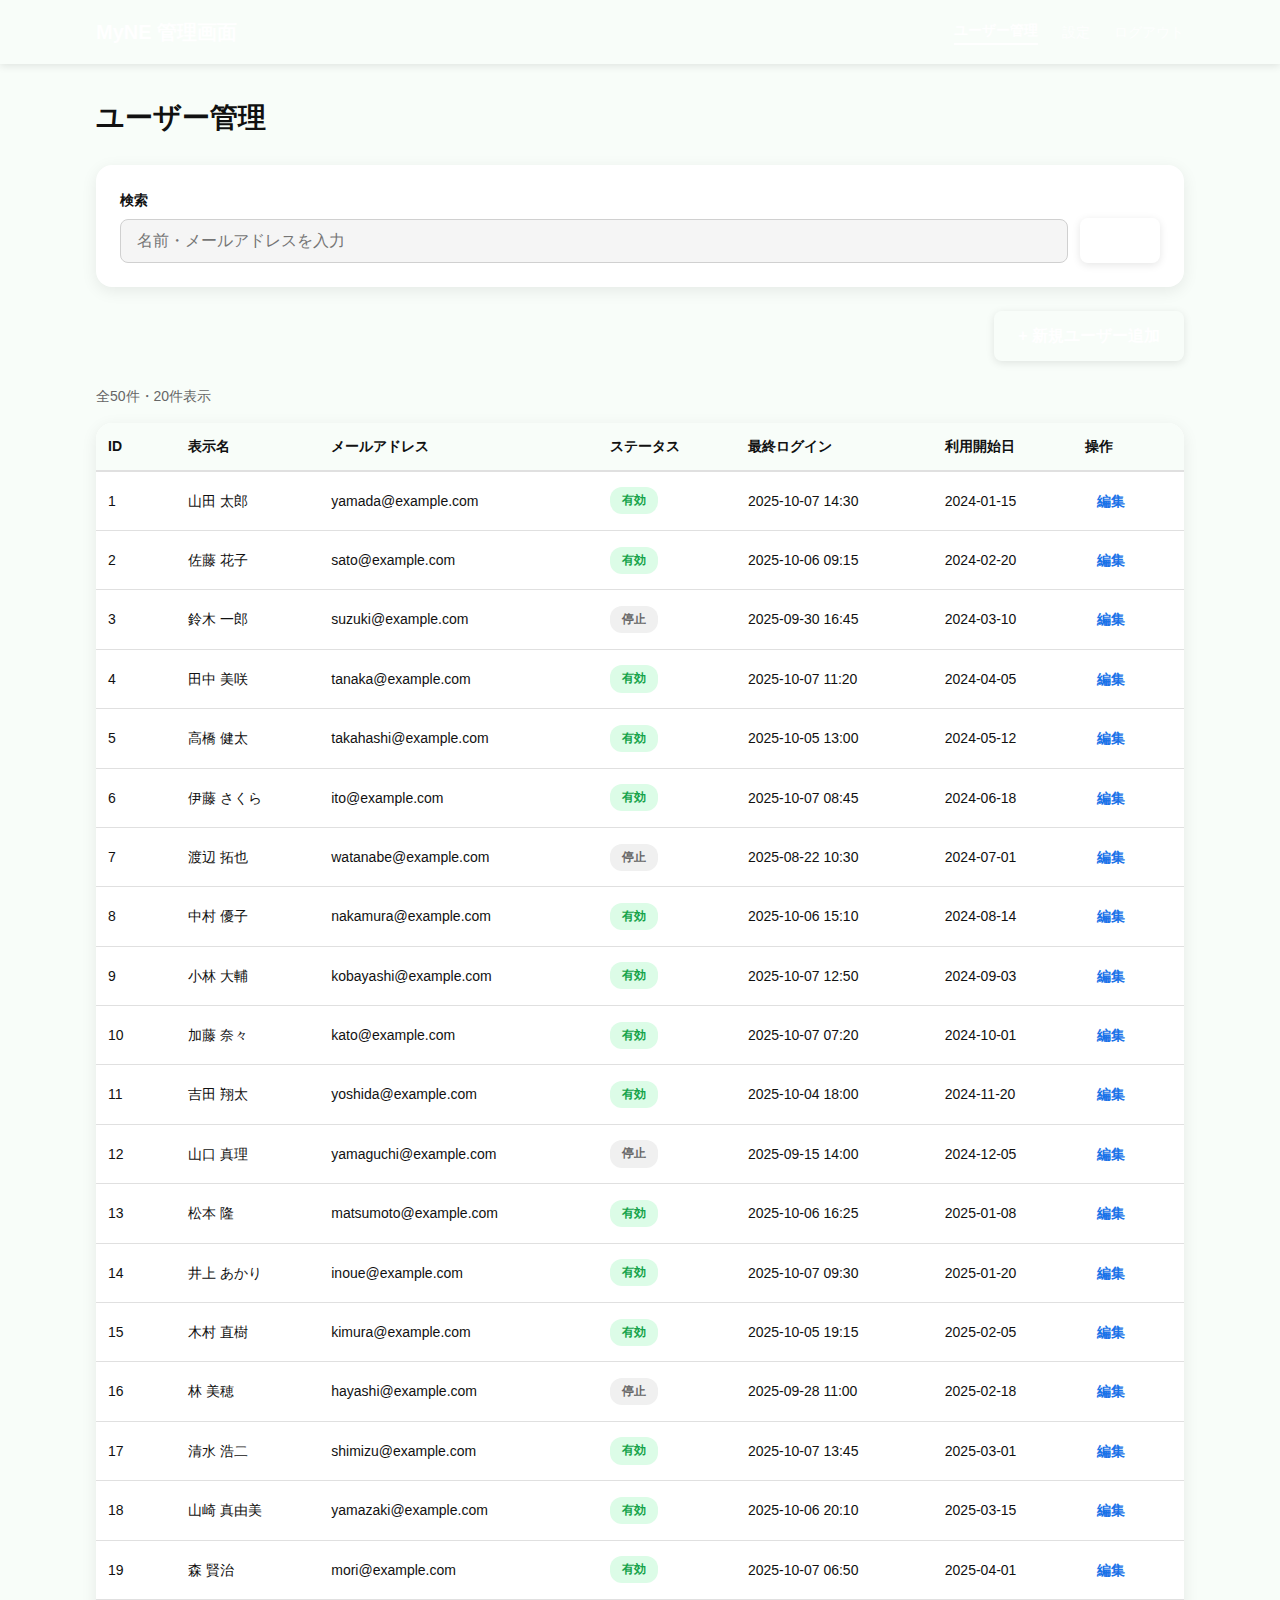
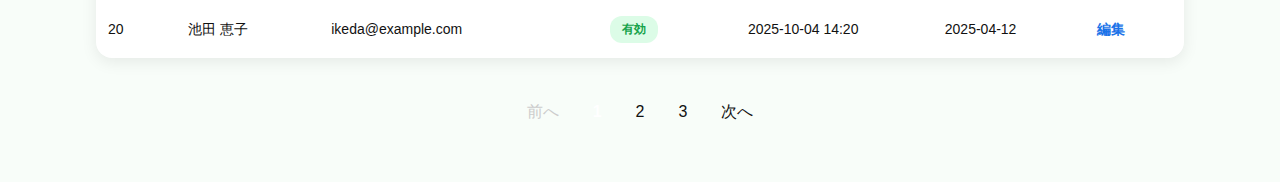
<file: users.html>
<!DOCTYPE html>
<html lang="ja">
  <head>
    <meta charset="UTF-8" />
    <meta name="viewport" content="width=device-width, initial-scale=1.0" />
    <title>ユーザー管理 - MyNE 管理画面</title>
    <link rel="stylesheet" href="styles/users.css" />
  </head>
  <body>
    <!-- ヘッダー -->
    <header class="site-header">
      <div class="container">
        <a href="login.html" class="site-logo">MyNE 管理画面</a>
        <nav class="site-nav">
          <a href="users.html" aria-current="page">ユーザー管理</a>
          <a href="settings.html">設定</a>
          <a href="login.html">ログアウト</a>
        </nav>
      </div>
    </header>

    <!-- メインコンテンツ -->
    <main class="container">
      <h1>ユーザー管理</h1>

      <!-- 検索フォーム -->
      <form class="search" role="search" action="#">
        <div class="search-group">
          <div class="search-field">
            <label for="search-input">検索</label>
            <input
              type="text"
              id="search-input"
              name="search"
              placeholder="名前・メールアドレスを入力"
            />
          </div>
          <button type="submit" class="btn btn--primary">検索</button>
        </div>
      </form>

      <!-- 新規ユーザー追加ボタン -->
      <div style="margin-bottom: 24px; text-align: right;">
        <a href="user-add.html" class="btn btn--primary">+ 新規ユーザー追加</a>
      </div>

      <!-- 件数表示と表示件数切替 -->
      <div class="meta">
        <div class="meta-count">全50件・20件表示</div>
      </div>

      <!-- ユーザーテーブル -->
      <div class="table-wrap">
        <table class="table">
          <caption class="visually-hidden">
            ユーザー管理テーブル
          </caption>
          <thead>
            <tr>
              <th scope="col">ID</th>
              <th scope="col">表示名</th>
              <th scope="col">メールアドレス</th>
              <th scope="col">ステータス</th>
              <th scope="col">最終ログイン</th>
              <th scope="col">利用開始日</th>
              <th scope="col">操作</th>
            </tr>
          </thead>
          <tbody>
            <tr>
              <td>1</td>
              <td>山田 太郎</td>
              <td>yamada@example.com</td>
              <td><span class="badge badge--active">有効</span></td>
              <td>2025-10-07 14:30</td>
              <td>2024-01-15</td>
              <td><a href="user-edit.html?id=1" class="btn-edit">編集</a></td>
            </tr>
            <tr>
              <td>2</td>
              <td>佐藤 花子</td>
              <td>sato@example.com</td>
              <td><span class="badge badge--active">有効</span></td>
              <td>2025-10-06 09:15</td>
              <td>2024-02-20</td>
            </tr>
            <tr>
              <td>3</td>
              <td>鈴木 一郎</td>
              <td>suzuki@example.com</td>
              <td><span class="badge badge--suspended">停止</span></td>
              <td>2025-09-30 16:45</td>
              <td>2024-03-10</td>
            </tr>
            <tr>
              <td>4</td>
              <td>田中 美咲</td>
              <td>tanaka@example.com</td>
              <td><span class="badge badge--active">有効</span></td>
              <td>2025-10-07 11:20</td>
              <td>2024-04-05</td>
            </tr>
            <tr>
              <td>5</td>
              <td>高橋 健太</td>
              <td>takahashi@example.com</td>
              <td><span class="badge badge--active">有効</span></td>
              <td>2025-10-05 13:00</td>
              <td>2024-05-12</td>
            </tr>
            <tr>
              <td>6</td>
              <td>伊藤 さくら</td>
              <td>ito@example.com</td>
              <td><span class="badge badge--active">有効</span></td>
              <td>2025-10-07 08:45</td>
              <td>2024-06-18</td>
            </tr>
            <tr>
              <td>7</td>
              <td>渡辺 拓也</td>
              <td>watanabe@example.com</td>
              <td><span class="badge badge--suspended">停止</span></td>
              <td>2025-08-22 10:30</td>
              <td>2024-07-01</td>
            </tr>
            <tr>
              <td>8</td>
              <td>中村 優子</td>
              <td>nakamura@example.com</td>
              <td><span class="badge badge--active">有効</span></td>
              <td>2025-10-06 15:10</td>
              <td>2024-08-14</td>
            </tr>
            <tr>
              <td>9</td>
              <td>小林 大輔</td>
              <td>kobayashi@example.com</td>
              <td><span class="badge badge--active">有効</span></td>
              <td>2025-10-07 12:50</td>
              <td>2024-09-03</td>
            </tr>
            <tr>
              <td>10</td>
              <td>加藤 奈々</td>
              <td>kato@example.com</td>
              <td><span class="badge badge--active">有効</span></td>
              <td>2025-10-07 07:20</td>
              <td>2024-10-01</td>
            </tr>
            <tr>
              <td>11</td>
              <td>吉田 翔太</td>
              <td>yoshida@example.com</td>
              <td><span class="badge badge--active">有効</span></td>
              <td>2025-10-04 18:00</td>
              <td>2024-11-20</td>
            </tr>
            <tr>
              <td>12</td>
              <td>山口 真理</td>
              <td>yamaguchi@example.com</td>
              <td><span class="badge badge--suspended">停止</span></td>
              <td>2025-09-15 14:00</td>
              <td>2024-12-05</td>
            </tr>
            <tr>
              <td>13</td>
              <td>松本 隆</td>
              <td>matsumoto@example.com</td>
              <td><span class="badge badge--active">有効</span></td>
              <td>2025-10-06 16:25</td>
              <td>2025-01-08</td>
            </tr>
            <tr>
              <td>14</td>
              <td>井上 あかり</td>
              <td>inoue@example.com</td>
              <td><span class="badge badge--active">有効</span></td>
              <td>2025-10-07 09:30</td>
              <td>2025-01-20</td>
            </tr>
            <tr>
              <td>15</td>
              <td>木村 直樹</td>
              <td>kimura@example.com</td>
              <td><span class="badge badge--active">有効</span></td>
              <td>2025-10-05 19:15</td>
              <td>2025-02-05</td>
            </tr>
            <tr>
              <td>16</td>
              <td>林 美穂</td>
              <td>hayashi@example.com</td>
              <td><span class="badge badge--suspended">停止</span></td>
              <td>2025-09-28 11:00</td>
              <td>2025-02-18</td>
            </tr>
            <tr>
              <td>17</td>
              <td>清水 浩二</td>
              <td>shimizu@example.com</td>
              <td><span class="badge badge--active">有効</span></td>
              <td>2025-10-07 13:45</td>
              <td>2025-03-01</td>
            </tr>
            <tr>
              <td>18</td>
              <td>山崎 真由美</td>
              <td>yamazaki@example.com</td>
              <td><span class="badge badge--active">有効</span></td>
              <td>2025-10-06 20:10</td>
              <td>2025-03-15</td>
            </tr>
            <tr>
              <td>19</td>
              <td>森 賢治</td>
              <td>mori@example.com</td>
              <td><span class="badge badge--active">有効</span></td>
              <td>2025-10-07 06:50</td>
              <td>2025-04-01</td>
            </tr>
            <tr>
              <td>20</td>
              <td>池田 恵子</td>
              <td>ikeda@example.com</td>
              <td><span class="badge badge--active">有効</span></td>
              <td>2025-10-04 14:20</td>
              <td>2025-04-12</td>
            </tr>
            <tr>
              <td>21</td>
              <td>斉藤 健</td>
              <td>saito@example.com</td>
              <td><span class="badge badge--active">有効</span></td>
              <td>2025-10-07 10:15</td>
              <td>2025-05-01</td>
            </tr>
            <tr>
              <td>22</td>
              <td>藤田 麻衣</td>
              <td>fujita@example.com</td>
              <td><span class="badge badge--active">有効</span></td>
              <td>2025-10-06 14:30</td>
              <td>2025-05-15</td>
            </tr>
            <tr>
              <td>23</td>
              <td>岡田 修</td>
              <td>okada@example.com</td>
              <td><span class="badge badge--suspended">停止</span></td>
              <td>2025-09-20 11:00</td>
              <td>2025-06-01</td>
            </tr>
            <tr>
              <td>24</td>
              <td>後藤 美紀</td>
              <td>goto@example.com</td>
              <td><span class="badge badge--active">有効</span></td>
              <td>2025-10-07 08:20</td>
              <td>2025-06-10</td>
            </tr>
            <tr>
              <td>25</td>
              <td>村田 雄一</td>
              <td>murata@example.com</td>
              <td><span class="badge badge--active">有効</span></td>
              <td>2025-10-05 16:45</td>
              <td>2025-06-20</td>
            </tr>
            <tr>
              <td>26</td>
              <td>長谷川 愛</td>
              <td>hasegawa@example.com</td>
              <td><span class="badge badge--active">有効</span></td>
              <td>2025-10-07 12:00</td>
              <td>2025-07-01</td>
            </tr>
            <tr>
              <td>27</td>
              <td>石川 大樹</td>
              <td>ishikawa@example.com</td>
              <td><span class="badge badge--active">有効</span></td>
              <td>2025-10-06 09:30</td>
              <td>2025-07-10</td>
            </tr>
            <tr>
              <td>28</td>
              <td>前田 彩香</td>
              <td>maeda@example.com</td>
              <td><span class="badge badge--active">有効</span></td>
              <td>2025-10-07 15:20</td>
              <td>2025-07-20</td>
            </tr>
            <tr>
              <td>29</td>
              <td>小川 陽介</td>
              <td>ogawa@example.com</td>
              <td><span class="badge badge--suspended">停止</span></td>
              <td>2025-09-10 13:00</td>
              <td>2025-08-01</td>
            </tr>
            <tr>
              <td>30</td>
              <td>橋本 由美</td>
              <td>hashimoto@example.com</td>
              <td><span class="badge badge--active">有効</span></td>
              <td>2025-10-07 11:45</td>
              <td>2025-08-10</td>
            </tr>
            <tr>
              <td>31</td>
              <td>西村 翔</td>
              <td>nishimura@example.com</td>
              <td><span class="badge badge--active">有効</span></td>
              <td>2025-10-06 10:30</td>
              <td>2025-08-20</td>
            </tr>
            <tr>
              <td>32</td>
              <td>坂本 優</td>
              <td>sakamoto@example.com</td>
              <td><span class="badge badge--active">有効</span></td>
              <td>2025-10-07 14:15</td>
              <td>2025-09-01</td>
            </tr>
            <tr>
              <td>33</td>
              <td>内田 まゆみ</td>
              <td>uchida@example.com</td>
              <td><span class="badge badge--active">有効</span></td>
              <td>2025-10-05 09:00</td>
              <td>2025-09-10</td>
            </tr>
            <tr>
              <td>34</td>
              <td>原田 光</td>
              <td>harada@example.com</td>
              <td><span class="badge badge--suspended">停止</span></td>
              <td>2025-09-05 16:20</td>
              <td>2025-09-15</td>
            </tr>
            <tr>
              <td>35</td>
              <td>中島 真</td>
              <td>nakajima@example.com</td>
              <td><span class="badge badge--active">有効</span></td>
              <td>2025-10-07 13:30</td>
              <td>2025-09-20</td>
            </tr>
            <tr>
              <td>36</td>
              <td>竹内 梨花</td>
              <td>takeuchi@example.com</td>
              <td><span class="badge badge--active">有効</span></td>
              <td>2025-10-06 11:50</td>
              <td>2025-09-25</td>
            </tr>
            <tr>
              <td>37</td>
              <td>福田 隆司</td>
              <td>fukuda@example.com</td>
              <td><span class="badge badge--active">有効</span></td>
              <td>2025-10-07 10:00</td>
              <td>2025-09-28</td>
            </tr>
            <tr>
              <td>38</td>
              <td>上田 和子</td>
              <td>ueda@example.com</td>
              <td><span class="badge badge--active">有効</span></td>
              <td>2025-10-05 15:40</td>
              <td>2025-10-01</td>
            </tr>
            <tr>
              <td>39</td>
              <td>森田 健太</td>
              <td>morita@example.com</td>
              <td><span class="badge badge--active">有効</span></td>
              <td>2025-10-07 09:20</td>
              <td>2025-10-03</td>
            </tr>
            <tr>
              <td>40</td>
              <td>宮本 沙織</td>
              <td>miyamoto@example.com</td>
              <td><span class="badge badge--active">有効</span></td>
              <td>2025-10-06 12:30</td>
              <td>2025-10-05</td>
            </tr>
            <tr>
              <td>41</td>
              <td>三浦 剛</td>
              <td>miura@example.com</td>
              <td><span class="badge badge--suspended">停止</span></td>
              <td>2025-08-30 14:00</td>
              <td>2024-01-20</td>
            </tr>
            <tr>
              <td>42</td>
              <td>岩崎 紀子</td>
              <td>iwasaki@example.com</td>
              <td><span class="badge badge--active">有効</span></td>
              <td>2025-10-07 16:10</td>
              <td>2024-02-15</td>
            </tr>
            <tr>
              <td>43</td>
              <td>平野 雅彦</td>
              <td>hirano@example.com</td>
              <td><span class="badge badge--active">有効</span></td>
              <td>2025-10-05 08:30</td>
              <td>2024-03-20</td>
            </tr>
            <tr>
              <td>44</td>
              <td>久保 春香</td>
              <td>kubo@example.com</td>
              <td><span class="badge badge--active">有効</span></td>
              <td>2025-10-07 14:50</td>
              <td>2024-04-10</td>
            </tr>
            <tr>
              <td>45</td>
              <td>野村 哲也</td>
              <td>nomura@example.com</td>
              <td><span class="badge badge--active">有効</span></td>
              <td>2025-10-06 13:20</td>
              <td>2024-05-05</td>
            </tr>
            <tr>
              <td>46</td>
              <td>杉山 千春</td>
              <td>sugiyama@example.com</td>
              <td><span class="badge badge--suspended">停止</span></td>
              <td>2025-09-01 10:15</td>
              <td>2024-06-01</td>
            </tr>
            <tr>
              <td>47</td>
              <td>市川 豊</td>
              <td>ichikawa@example.com</td>
              <td><span class="badge badge--active">有効</span></td>
              <td>2025-10-07 11:00</td>
              <td>2024-07-15</td>
            </tr>
            <tr>
              <td>48</td>
              <td>新井 里美</td>
              <td>arai@example.com</td>
              <td><span class="badge badge--active">有効</span></td>
              <td>2025-10-05 17:30</td>
              <td>2024-08-20</td>
            </tr>
            <tr>
              <td>49</td>
              <td>山本 浩二</td>
              <td>yamamoto2@example.com</td>
              <td><span class="badge badge--active">有効</span></td>
              <td>2025-10-07 08:50</td>
              <td>2024-09-10</td>
            </tr>
            <tr>
              <td>50</td>
              <td>大野 美香</td>
              <td>oono@example.com</td>
              <td><span class="badge badge--active">有効</span></td>
              <td>2025-10-06 15:45</td>
              <td>2024-10-05</td>
            </tr>
          </tbody>
        </table>

        <!-- 空状態サンプル（コメントアウト）
        <div class="empty-state">
          <p>ユーザーがいません。</p>
        </div>
        -->
      </div>

      <!-- ページネーション -->
      <nav class="pagination" aria-label="ページネーション">
        <a href="#" class="disabled">前へ</a>
        <a href="#" class="active">1</a>
        <a href="#">2</a>
        <a href="#">次へ</a>
      </nav>
    </main>

    <script src="scripts/users.js"></script>
  </body>
</html>
</file>
<file: styles/login.css>
/* リセットとベーススタイル */
* {
  margin: 0;
  padding: 0;
  box-sizing: border-box;
}

body {
  font-family: -apple-system, BlinkMacSystemFont, "Segoe UI", "Hiragino Sans",
    "Hiragino Kaku Gothic ProN", Meiryo, sans-serif;
  background: linear-gradient(135deg, #06c755 0%, #00b900 100%);
  min-height: 100vh;
  display: flex;
  align-items: center;
  justify-content: center;
  padding: 20px;
}

/* ログインコンテナ */
.login-container {
  width: 100%;
  max-width: 480px;
}

/* ログインカード */
.login-card {
  background: #ffffff;
  border-radius: 16px;
  box-shadow: 0 8px 32px rgba(0, 0, 0, 0.2);
  padding: 48px 40px;
  animation: slideUp 0.6s cubic-bezier(0.16, 1, 0.3, 1);
}

@keyframes slideUp {
  from {
    opacity: 0;
    transform: translateY(40px);
  }
  to {
    opacity: 1;
    transform: translateY(0);
  }
}

/* ロゴ・アイコンエリア */
.logo-area {
  text-align: center;
  margin-bottom: 40px;
}

.service-name {
  color: #06c755;
  font-size: 28px;
  font-weight: 700;
  margin-bottom: 8px;
  letter-spacing: -0.5px;
}

.service-subtitle {
  color: #666666;
  font-size: 14px;
  font-weight: 400;
}

/* フォーム */
.login-form {
  display: flex;
  flex-direction: column;
  gap: 24px;
}

/* フォームグループ */
.form-group {
  display: flex;
  flex-direction: column;
  gap: 10px;
}

.form-group label {
  color: #333333;
  font-size: 14px;
  font-weight: 600;
  margin-left: 4px;
}

/* 入力フィールドラッパー */
.input-wrapper {
  position: relative;
  display: flex;
  align-items: center;
}

.input-icon {
  position: absolute;
  left: 16px;
  width: 20px;
  height: 20px;
  color: #999999;
  pointer-events: none;
  transition: color 0.3s ease;
}

.input-wrapper:focus-within .input-icon {
  color: #06c755;
}

.form-group input {
  width: 100%;
  padding: 14px 16px 14px 48px;
  font-size: 16px;
  border: 1px solid #d0d0d0;
  border-radius: 8px;
  background: #f5f5f5;
  transition: all 0.2s ease;
  outline: none;
}

.password-wrapper input {
  padding-right: 48px;
}

.form-group input:hover {
  border-color: #b0b0b0;
  background: #fafafa;
}

.form-group input:focus {
  border-color: #06c755;
  background: #ffffff;
  box-shadow: 0 0 0 3px rgba(6, 199, 85, 0.15);
}

.form-group input.error {
  border-color: #dc3545;
}

.form-group input::placeholder {
  color: #aaaaaa;
}

/* パスワード表示切り替えボタン */
.password-toggle-btn {
  position: absolute;
  right: 12px;
  background: none;
  border: none;
  cursor: pointer;
  padding: 8px;
  color: #999999;
  transition: color 0.2s ease;
  display: flex;
  align-items: center;
  justify-content: center;
}

.password-toggle-btn:hover {
  color: #666666;
}

.password-toggle-btn svg {
  width: 20px;
  height: 20px;
}

/* エラーメッセージ */
.error-message {
  color: #dc3545;
  font-size: 13px;
  margin-top: 6px;
  margin-left: 4px;
}

.general-error {
  background: #f8d7da;
  color: #721c24;
  padding: 12px 16px;
  border-radius: 8px;
  font-size: 14px;
  margin-bottom: 16px;
  border: 1px solid #f5c6cb;
}

/* 仮ログイン情報 */
.demo-credentials {
  background: #f0f9f4;
  border: 1px solid #d1f5df;
  border-radius: 8px;
  padding: 16px;
  margin-top: 16px;
}

.demo-title {
  font-size: 13px;
  font-weight: 600;
  color: #666;
  margin-bottom: 8px;
}

.demo-item {
  font-size: 13px;
  color: #333;
  margin: 4px 0;
}

.demo-item code {
  background: #fff;
  padding: 2px 8px;
  border-radius: 4px;
  font-family: monospace;
  color: #06c755;
  font-size: 13px;
  border: 1px solid #e0e0e0;
}

/* ログインボタン */
.login-button {
  width: 100%;
  padding: 16px 24px;
  font-size: 16px;
  font-weight: 700;
  color: #ffffff;
  background: #06c755;
  border: none;
  border-radius: 8px;
  cursor: pointer;
  transition: all 0.2s ease;
  margin-top: 16px;
  display: flex;
  align-items: center;
  justify-content: center;
  gap: 8px;
  box-shadow: 0 2px 8px rgba(6, 199, 85, 0.2);
}

.button-arrow {
  width: 20px;
  height: 20px;
  transition: transform 0.3s ease;
}

.login-button:hover {
  background: #00b900;
  transform: translateY(-1px);
  box-shadow: 0 4px 12px rgba(6, 199, 85, 0.25);
}

.login-button:hover .button-arrow {
  transform: translateX(4px);
}

.login-button:active {
  background: #00a300;
  transform: translateY(0);
  box-shadow: 0 2px 6px rgba(6, 199, 85, 0.2);
}

/* レスポンシブデザイン */
@media (max-width: 600px) {
  .login-card {
    padding: 40px 32px;
  }

  .service-name {
    font-size: 24px;
  }

  .service-subtitle {
    font-size: 13px;
  }

  .form-group input {
    font-size: 16px;
    padding: 12px 14px 12px 44px;
  }

  .login-button {
    font-size: 15px;
    padding: 14px 20px;
  }

}

@media (max-width: 400px) {
  .login-card {
    padding: 32px 24px;
  }

  .service-name {
    font-size: 20px;
  }
}
</file>
<file: styles/settings.css>
@import "./tokens.css";

/* リセット */
* {
  margin: 0;
  padding: 0;
  box-sizing: border-box;
}

body {
  font-family: var(--font-family);
  background: var(--bg-soft);
  color: var(--text);
  line-height: 1.6;
}

/* ヘッダー */
.site-header {
  background: linear-gradient(135deg, var(--admin-primary) 0%, var(--admin-primary-strong) 100%);
  color: #fff;
  padding: 16px 0;
  box-shadow: 0 2px 8px rgba(0, 0, 0, 0.1);
}

.site-header .container {
  display: flex;
  justify-content: space-between;
  align-items: center;
}

.site-logo {
  font-size: 20px;
  font-weight: 700;
  color: #fff;
  text-decoration: none;
}

.site-nav {
  display: flex;
  gap: 24px;
  align-items: center;
}

.site-nav a {
  color: rgba(255, 255, 255, 0.9);
  text-decoration: none;
  font-size: 14px;
  font-weight: 500;
  transition: color 0.2s ease;
}

.site-nav a:hover {
  color: #fff;
}

.site-nav a[aria-current="page"] {
  color: #fff;
  font-weight: 700;
  border-bottom: 2px solid #fff;
  padding-bottom: 2px;
}

/* コンテナ */
.container {
  max-width: 1120px;
  margin: 0 auto;
  padding: 0 16px;
}

/* メインコンテンツ */
main.container {
  padding-top: 32px;
  padding-bottom: 48px;
}

/* 見出し */
h1 {
  font-size: 28px;
  font-weight: 700;
  color: var(--text);
  margin-bottom: 24px;
}

/* メッセージ */
.message {
  display: flex;
  align-items: center;
  gap: 12px;
  padding: 16px 20px;
  border-radius: var(--radius-sm);
  margin-bottom: 24px;
  animation: slideDown 0.3s ease-out;
}

.message--success {
  background: #e6f9f0;
  color: #00a300;
  border: 1px solid #b3e6cc;
}

.message-icon {
  width: 20px;
  height: 20px;
  flex-shrink: 0;
}

@keyframes slideDown {
  from {
    opacity: 0;
    transform: translateY(-10px);
  }
  to {
    opacity: 1;
    transform: translateY(0);
  }
}

/* セクション */
.settings-section {
  margin-bottom: 32px;
}

.section-header {
  display: flex;
  justify-content: space-between;
  align-items: center;
  margin-bottom: 16px;
}

.section-title {
  font-size: 20px;
  font-weight: 600;
  color: var(--text);
}

/* カード */
.card {
  background: var(--card);
  border-radius: var(--radius);
  box-shadow: 0 4px 16px rgba(0, 0, 0, 0.08);
  padding: 32px;
}

/* フォーム */
.settings-form {
  max-width: 600px;
}

.form-group {
  margin-bottom: 24px;
}

.form-group label {
  display: block;
  color: var(--text);
  font-size: 14px;
  font-weight: 600;
  margin-bottom: 8px;
}

.form-group input[type="text"],
.form-group input[type="email"],
.form-group input[type="password"] {
  width: 100%;
  padding: 12px 16px;
  font-size: 16px;
  border: 1px solid #d0d0d0;
  border-radius: var(--radius-sm);
  background: #f5f5f5;
  transition: all 0.2s ease;
  outline: none;
}

.form-group input[type="text"]:hover:not(:disabled),
.form-group input[type="email"]:hover:not(:disabled),
.form-group input[type="password"]:hover:not(:disabled) {
  border-color: #b0b0b0;
  background: #fafafa;
}

.form-group input[type="text"]:focus,
.form-group input[type="email"]:focus,
.form-group input[type="password"]:focus {
  border-color: var(--admin-primary);
  background: #fff;
  box-shadow: var(--focus);
}

.form-group input:disabled {
  background: #f5f5f5;
  color: #999;
  cursor: not-allowed;
  border-color: #e0e0e0;
}

/* パスワードフィールド */
.password-field {
  position: relative;
}

.password-field input {
  padding-right: 48px;
}

.password-toggle {
  position: absolute;
  right: 12px;
  top: 50%;
  transform: translateY(-50%);
  background: none;
  border: none;
  cursor: pointer;
  padding: 8px;
  color: var(--muted);
  transition: color 0.2s ease;
  display: flex;
  align-items: center;
  justify-content: center;
}

.password-toggle:hover:not([tabindex="-1"]) {
  color: var(--text);
}

.password-toggle[tabindex="-1"] {
  cursor: not-allowed;
  opacity: 0.5;
}

.password-toggle svg {
  width: 20px;
  height: 20px;
}

/* フィールドヒント */
.field-hint {
  margin-top: 6px;
  font-size: 13px;
  color: var(--muted);
}

/* フォームアクション */
.form-actions {
  margin-top: 32px;
  display: flex;
  gap: 12px;
}

/* ボタン */
.btn {
  padding: 10px 24px;
  font-size: 14px;
  font-weight: 600;
  border: none;
  border-radius: var(--radius-sm);
  cursor: pointer;
  transition: all 0.2s ease;
  text-decoration: none;
  display: inline-block;
}

.btn--primary {
  color: #fff;
  background: var(--admin-primary);
  box-shadow: 0 2px 8px rgba(0, 0, 0, 0.1);
  padding: 12px 32px;
  font-size: 16px;
  font-weight: 700;
}

.btn--primary:hover {
  background: var(--admin-primary-strong);
  transform: translateY(-1px);
  box-shadow: 0 4px 12px rgba(0, 0, 0, 0.15);
}

.btn--primary:active {
  background: var(--admin-primary-press);
  transform: translateY(0);
  box-shadow: 0 2px 6px rgba(0, 0, 0, 0.1);
}

.btn--secondary {
  color: var(--text);
  background: #fff;
  border: 1px solid #d0d0d0;
}

.btn--secondary:hover {
  background: #f5f5f5;
  border-color: #b0b0b0;
}

.btn--secondary:active {
  background: #e8e8e8;
}

/* 情報リスト */
.info-list {
  max-width: 600px;
}

.info-item {
  display: flex;
  padding: 16px 0;
  border-bottom: 1px solid var(--border);
}

.info-item:last-child {
  border-bottom: none;
}

.info-item dt {
  flex: 0 0 160px;
  font-weight: 600;
  color: var(--text);
  font-size: 14px;
}

.info-item dd {
  flex: 1;
  color: var(--text);
  font-size: 14px;
}

/* アカウントビュー */
.account-view {
  max-width: 600px;
}

/* レスポンシブ */
@media (max-width: 640px) {
  .site-header .container {
    flex-direction: column;
    gap: 12px;
  }

  .site-nav {
    gap: 16px;
  }

  h1 {
    font-size: 24px;
  }

  .section-header {
    flex-direction: column;
    align-items: flex-start;
    gap: 12px;
  }

  .card {
    padding: 20px;
  }

  .info-item {
    flex-direction: column;
    gap: 4px;
  }

  .info-item dt {
    flex: none;
  }

  .form-actions {
    flex-direction: column;
  }

  .form-actions .btn {
    width: 100%;
  }
}
</file>
<file: styles/user-add.css>
@import "./tokens.css";

/* リセット */
* {
  margin: 0;
  padding: 0;
  box-sizing: border-box;
}

body {
  font-family: var(--font-family);
  background: var(--bg-soft);
  color: var(--text);
  line-height: 1.6;
}

/* ヘッダー */
.site-header {
  background: linear-gradient(135deg, var(--admin-primary) 0%, var(--admin-primary-strong) 100%);
  color: #fff;
  padding: 16px 0;
  box-shadow: 0 2px 8px rgba(0, 0, 0, 0.1);
}

.site-header .container {
  display: flex;
  justify-content: space-between;
  align-items: center;
}

.site-logo {
  font-size: 20px;
  font-weight: 700;
  color: #fff;
  text-decoration: none;
}

.site-nav {
  display: flex;
  gap: 24px;
  align-items: center;
}

.site-nav a {
  color: rgba(255, 255, 255, 0.9);
  text-decoration: none;
  font-size: 14px;
  font-weight: 500;
  transition: color 0.2s ease;
}

.site-nav a:hover {
  color: #fff;
}

.site-nav a[aria-current="page"] {
  color: #fff;
  font-weight: 700;
  border-bottom: 2px solid #fff;
  padding-bottom: 2px;
}

/* コンテナ */
.container {
  max-width: 1120px;
  margin: 0 auto;
  padding: 0 16px;
}

/* メインコンテンツ */
main.container {
  padding-top: 32px;
  padding-bottom: 48px;
}

/* 見出し */
h1 {
  font-size: 28px;
  font-weight: 700;
  color: var(--text);
  margin-bottom: 24px;
}

/* メッセージ */
.message {
  display: flex;
  align-items: center;
  gap: 12px;
  padding: 16px 20px;
  border-radius: var(--radius-sm);
  margin-bottom: 24px;
  animation: slideDown 0.3s ease-out;
}

.message--success {
  background: #e6f9f0;
  color: #00a300;
  border: 1px solid #b3e6cc;
}

.message--error {
  background: #fee;
  color: #c00;
  border: 1px solid #fcc;
}

.message-icon {
  width: 20px;
  height: 20px;
  flex-shrink: 0;
}

@keyframes slideDown {
  from {
    opacity: 0;
    transform: translateY(-10px);
  }
  to {
    opacity: 1;
    transform: translateY(0);
  }
}

/* セクション */
.form-section {
  margin-bottom: 32px;
}

/* カード */
.card {
  background: var(--card);
  border-radius: var(--radius);
  box-shadow: 0 4px 16px rgba(0, 0, 0, 0.08);
  padding: 32px;
}

/* フォーム */
.user-form {
  max-width: 600px;
}

.form-group {
  margin-bottom: 24px;
}

.form-group label {
  display: block;
  color: var(--text);
  font-size: 14px;
  font-weight: 600;
  margin-bottom: 8px;
}

.required {
  color: #c00;
  font-weight: 700;
}

.form-group input[type="text"],
.form-group input[type="email"],
.form-group input[type="password"],
.form-group input[type="date"],
.form-group select {
  width: 100%;
  padding: 12px 16px;
  font-size: 16px;
  border: 1px solid #d0d0d0;
  border-radius: var(--radius-sm);
  background: #f5f5f5;
  transition: all 0.2s ease;
  outline: none;
  font-family: var(--font-family);
}

.form-group input[type="text"]:hover,
.form-group input[type="email"]:hover,
.form-group input[type="password"]:hover,
.form-group input[type="date"]:hover,
.form-group select:hover {
  border-color: #b0b0b0;
  background: #fafafa;
}

.form-group input[type="text"]:focus,
.form-group input[type="email"]:focus,
.form-group input[type="password"]:focus,
.form-group input[type="date"]:focus,
.form-group select:focus {
  border-color: var(--admin-primary);
  background: #fff;
  box-shadow: var(--focus);
}

.form-group select {
  cursor: pointer;
}

/* パスワードフィールド */
.password-field {
  position: relative;
}

.password-field input {
  padding-right: 48px;
}

.password-toggle {
  position: absolute;
  right: 12px;
  top: 50%;
  transform: translateY(-50%);
  background: none;
  border: none;
  cursor: pointer;
  padding: 8px;
  color: var(--muted);
  transition: color 0.2s ease;
  display: flex;
  align-items: center;
  justify-content: center;
}

.password-toggle:hover {
  color: var(--text);
}

.password-toggle svg {
  width: 20px;
  height: 20px;
}

/* フィールドヒント */
.field-hint {
  margin-top: 6px;
  font-size: 13px;
  color: var(--muted);
}

/* フォームアクション */
.form-actions {
  margin-top: 32px;
  display: flex;
  gap: 12px;
}

/* ボタン */
.btn {
  padding: 10px 24px;
  font-size: 14px;
  font-weight: 600;
  border: none;
  border-radius: var(--radius-sm);
  cursor: pointer;
  transition: all 0.2s ease;
  text-decoration: none;
  display: inline-block;
  text-align: center;
}

.btn--primary {
  color: #fff;
  background: var(--admin-primary);
  box-shadow: 0 2px 8px rgba(0, 0, 0, 0.1);
  padding: 12px 32px;
  font-size: 16px;
  font-weight: 700;
}

.btn--primary:hover {
  background: var(--admin-primary-strong);
  transform: translateY(-1px);
  box-shadow: 0 4px 12px rgba(0, 0, 0, 0.15);
}

.btn--primary:active {
  background: var(--admin-primary-press);
  transform: translateY(0);
  box-shadow: 0 2px 6px rgba(0, 0, 0, 0.1);
}

.btn--secondary {
  color: var(--text);
  background: #fff;
  border: 1px solid #d0d0d0;
}

.btn--secondary:hover {
  background: #f5f5f5;
  border-color: #b0b0b0;
}

.btn--secondary:active {
  background: #e8e8e8;
}

/* レスポンシブ */
@media (max-width: 640px) {
  .site-header .container {
    flex-direction: column;
    gap: 12px;
  }

  .site-nav {
    gap: 16px;
  }

  h1 {
    font-size: 24px;
  }

  .card {
    padding: 20px;
  }

  .form-actions {
    flex-direction: column;
  }

  .form-actions .btn {
    width: 100%;
  }
}
</file>
<file: styles/user-edit.css>
@import "./tokens.css";

/* リセット */
* {
  margin: 0;
  padding: 0;
  box-sizing: border-box;
}

body {
  font-family: var(--font-family);
  background: var(--bg-soft);
  color: var(--text);
  line-height: 1.6;
}

/* ヘッダー */
.site-header {
  background: linear-gradient(135deg, var(--admin-primary) 0%, var(--admin-primary-strong) 100%);
  color: #fff;
  padding: 16px 0;
  box-shadow: 0 2px 8px rgba(0, 0, 0, 0.1);
}

.site-header .container {
  display: flex;
  justify-content: space-between;
  align-items: center;
}

.site-logo {
  font-size: 20px;
  font-weight: 700;
  color: #fff;
  text-decoration: none;
}

.site-nav {
  display: flex;
  gap: 24px;
  align-items: center;
}

.site-nav a {
  color: rgba(255, 255, 255, 0.9);
  text-decoration: none;
  font-size: 14px;
  font-weight: 500;
  transition: color 0.2s ease;
}

.site-nav a:hover {
  color: #fff;
}

.site-nav a[aria-current="page"] {
  color: #fff;
  font-weight: 700;
  border-bottom: 2px solid #fff;
  padding-bottom: 2px;
}

/* コンテナ */
.container {
  max-width: 1400px;
  margin: 0 auto;
  padding: 0 16px;
}

/* メインコンテンツ */
main.container {
  padding-top: 32px;
  padding-bottom: 48px;
}

/* 見出し */
h1 {
  font-size: 28px;
  font-weight: 700;
  color: var(--text);
  margin-bottom: 24px;
}

/* メッセージ */
.message {
  display: flex;
  align-items: center;
  gap: 12px;
  padding: 16px 20px;
  border-radius: var(--radius-sm);
  margin-bottom: 24px;
  animation: slideDown 0.3s ease-out;
}

.message--success {
  background: #e6f9f0;
  color: #00a300;
  border: 1px solid #b3e6cc;
}

.message--error {
  background: #fee;
  color: #c00;
  border: 1px solid #fcc;
}

.message-icon {
  width: 20px;
  height: 20px;
  flex-shrink: 0;
}

@keyframes slideDown {
  from {
    opacity: 0;
    transform: translateY(-10px);
  }
  to {
    opacity: 1;
    transform: translateY(0);
  }
}

/* セクション */
.form-section {
  margin-bottom: 32px;
}

.section-subtitle {
  font-size: 18px;
  font-weight: 600;
  color: var(--text);
  margin-bottom: 8px;
}

/* カード */
.card {
  background: var(--card);
  border-radius: var(--radius);
  box-shadow: 0 4px 16px rgba(0, 0, 0, 0.08);
  padding: 32px;
}

/* フォーム */
.user-form {
  max-width: 100%;
}

.form-group {
  margin-bottom: 24px;
}

.form-group label {
  display: block;
  color: var(--text);
  font-size: 14px;
  font-weight: 600;
  margin-bottom: 8px;
}

.required {
  color: #c00;
  font-weight: 700;
}

.form-group input[type="text"],
.form-group input[type="email"],
.form-group input[type="password"],
.form-group input[type="tel"],
.form-group input[type="date"],
.form-group select {
  width: 100%;
  padding: 12px 16px;
  font-size: 16px;
  border: 1px solid #d0d0d0;
  border-radius: var(--radius-sm);
  background: #f5f5f5;
  transition: all 0.2s ease;
  outline: none;
  font-family: var(--font-family);
}

.form-group input[type="text"]:hover:not(:disabled),
.form-group input[type="email"]:hover:not(:disabled),
.form-group input[type="password"]:hover:not(:disabled),
.form-group input[type="tel"]:hover:not(:disabled),
.form-group input[type="date"]:hover:not(:disabled),
.form-group select:hover:not(:disabled) {
  border-color: #b0b0b0;
  background: #fafafa;
}

.form-group input[type="text"]:focus,
.form-group input[type="email"]:focus,
.form-group input[type="password"]:focus,
.form-group input[type="tel"]:focus,
.form-group input[type="date"]:focus,
.form-group select:focus {
  border-color: var(--admin-primary);
  background: #fff;
  box-shadow: var(--focus);
}

.form-group input:disabled,
.form-group input[readonly] {
  background: #e8e8e8;
  color: #999;
  cursor: not-allowed;
  border-color: #d0d0d0;
}

.form-group select {
  cursor: pointer;
}

/* フォーム区切り */
.form-divider {
  height: 1px;
  background: var(--border);
  margin: 32px 0;
}

/* パスワードフィールド */
.password-field {
  position: relative;
}

.password-field input {
  padding-right: 48px;
}

.password-toggle {
  position: absolute;
  right: 12px;
  top: 50%;
  transform: translateY(-50%);
  background: none;
  border: none;
  cursor: pointer;
  padding: 8px;
  color: var(--muted);
  transition: color 0.2s ease;
  display: flex;
  align-items: center;
  justify-content: center;
}

.password-toggle:hover {
  color: var(--text);
}

.password-toggle svg {
  width: 20px;
  height: 20px;
}

/* フィールドヒント */
.field-hint {
  margin-top: 6px;
  font-size: 13px;
  color: var(--muted);
}

/* フォームアクション */
.form-actions {
  margin-top: 32px;
  display: flex;
  justify-content: space-between;
  align-items: center;
  gap: 12px;
}

.form-actions-right {
  display: flex;
  gap: 12px;
}

/* ボタン */
.btn {
  padding: 10px 24px;
  font-size: 14px;
  font-weight: 600;
  border: none;
  border-radius: var(--radius-sm);
  cursor: pointer;
  transition: all 0.2s ease;
  text-decoration: none;
  display: inline-block;
  text-align: center;
}

.btn--primary {
  color: #fff;
  background: var(--admin-primary);
  box-shadow: 0 2px 8px rgba(0, 0, 0, 0.1);
  padding: 12px 32px;
  font-size: 16px;
  font-weight: 700;
}

.btn--primary:hover {
  background: var(--admin-primary-strong);
  transform: translateY(-1px);
  box-shadow: 0 4px 12px rgba(0, 0, 0, 0.15);
}

.btn--primary:active {
  background: var(--admin-primary-press);
  transform: translateY(0);
  box-shadow: 0 2px 6px rgba(0, 0, 0, 0.1);
}

.btn--secondary {
  color: var(--text);
  background: #fff;
  border: 1px solid #d0d0d0;
}

.btn--secondary:hover {
  background: #f5f5f5;
  border-color: #b0b0b0;
}

.btn--secondary:active {
  background: #e8e8e8;
}

.btn--danger {
  color: #fff;
  background: #dc2626;
  box-shadow: 0 2px 8px rgba(220, 38, 38, 0.2);
  padding: 12px 32px;
  font-size: 16px;
  font-weight: 700;
}

.btn--danger:hover {
  background: #b91c1c;
  transform: translateY(-1px);
  box-shadow: 0 4px 12px rgba(220, 38, 38, 0.3);
}

.btn--danger:active {
  background: #991b1b;
  transform: translateY(0);
  box-shadow: 0 2px 6px rgba(220, 38, 38, 0.2);
}

/* モーダル */
.modal {
  position: fixed;
  top: 0;
  left: 0;
  right: 0;
  bottom: 0;
  z-index: 1000;
  display: flex;
  align-items: center;
  justify-content: center;
}

.modal-overlay {
  position: absolute;
  top: 0;
  left: 0;
  right: 0;
  bottom: 0;
  background: rgba(0, 0, 0, 0.5);
  animation: fadeIn 0.2s ease-out;
}

.modal-content {
  position: relative;
  background: var(--card);
  border-radius: var(--radius);
  padding: 32px;
  max-width: 480px;
  width: 90%;
  box-shadow: var(--shadow-lg);
  animation: scaleIn 0.2s ease-out;
}

.modal-title {
  font-size: 20px;
  font-weight: 700;
  color: var(--text);
  margin-bottom: 12px;
}

.modal-message {
  color: var(--text);
  font-size: 14px;
  line-height: 1.6;
  margin-bottom: 24px;
}

.modal-actions {
  display: flex;
  gap: 12px;
  justify-content: flex-end;
}

@keyframes fadeIn {
  from {
    opacity: 0;
  }
  to {
    opacity: 1;
  }
}

@keyframes scaleIn {
  from {
    opacity: 0;
    transform: scale(0.95);
  }
  to {
    opacity: 1;
    transform: scale(1);
  }
}

/* セクションヘッダー */
.section-header {
  display: flex;
  justify-content: flex-end;
  align-items: center;
  margin-bottom: 16px;
}

/* 小サイズボタン */
.btn-sm {
  padding: 8px 16px;
  font-size: 14px;
}

/* 連携アカウント一覧 */
.accounts-list {
  margin-bottom: 16px;
}

.line-accounts-list {
  overflow-x: auto;
  margin-bottom: 16px;
}

/* 決済履歴一覧 */
.payment-history-list {
  overflow-x: auto;
  margin-bottom: 16px;
}

.accounts-table {
  width: 100%;
  border-collapse: collapse;
  font-size: 14px;
  background: var(--card);
  border: 1px solid var(--border);
  border-radius: var(--radius-sm);
  overflow: hidden;
  min-width: 1400px;
}

.accounts-table thead {
  background: var(--bg-soft);
}

.accounts-table th {
  padding: 12px;
  text-align: left;
  font-weight: 600;
  color: var(--text);
  border-bottom: 2px solid var(--border);
}

.accounts-table td {
  padding: 12px;
  border-bottom: 1px solid var(--border);
}

.accounts-table tbody tr:hover {
  background: rgba(82, 82, 82, 0.05);
}

.accounts-table tbody tr:last-child td {
  border-bottom: none;
}

/* アカウントステータスバッジ */
.account-status-badge {
  display: inline-block;
  padding: 4px 10px;
  border-radius: 12px;
  font-size: 12px;
  font-weight: 600;
}

.account-status-badge.active {
  background: #dcfce7;
  color: #16a34a;
}

.account-status-badge.inactive {
  background: #f0f0f0;
  color: #666;
}

/* 支払ステータスバッジ */
.payment-status-badge {
  display: inline-block;
  padding: 4px 10px;
  border-radius: 12px;
  font-size: 12px;
  font-weight: 600;
}

.payment-status-badge.success {
  background: #dcfce7;
  color: #16a34a;
}

.payment-status-badge.failed {
  background: #fee2e2;
  color: #dc2626;
}

.payment-status-badge.pending {
  background: #fef3c7;
  color: #d97706;
}

.payment-status-badge.suspended {
  background: #f0f0f0;
  color: #666;
}

/* 友だち数表示 */
.friends-count {
  font-weight: 600;
  color: var(--text);
}

.friends-count::after {
  content: ' 人';
  color: var(--muted);
  font-weight: 400;
  margin-left: 2px;
}

/* 操作列のセル */
.accounts-table td:last-child {
  white-space: nowrap;
}

/* 編集ボタン */
.btn-edit-status {
  padding: 6px 12px;
  font-size: 13px;
  font-weight: 600;
  color: var(--admin-primary);
  background: transparent;
  border: 1px solid var(--admin-primary);
  border-radius: var(--radius-sm);
  cursor: pointer;
  transition: all 0.2s ease;
  margin-right: 8px;
  white-space: nowrap;
}

.btn-edit-status:hover {
  background: var(--admin-primary);
  color: #fff;
}

/* 解除ボタン */
.btn-unlink {
  padding: 6px 12px;
  font-size: 13px;
  font-weight: 600;
  color: #dc2626;
  background: transparent;
  border: 1px solid #dc2626;
  border-radius: var(--radius-sm);
  cursor: pointer;
  transition: all 0.2s ease;
  white-space: nowrap;
}

.btn-unlink:hover {
  background: #dc2626;
  color: #fff;
}

/* 停止ボタン */
.btn-suspend {
  padding: 6px 12px;
  font-size: 13px;
  font-weight: 600;
  color: #dc2626;
  background: transparent;
  border: 1px solid #dc2626;
  border-radius: var(--radius-sm);
  cursor: pointer;
  transition: all 0.2s ease;
  white-space: nowrap;
}

.btn-suspend:hover {
  background: #dc2626;
  color: #fff;
}

/* 再開ボタン */
.btn-resume {
  padding: 6px 12px;
  font-size: 13px;
  font-weight: 600;
  color: var(--admin-primary);
  background: transparent;
  border: 1px solid var(--admin-primary);
  border-radius: var(--radius-sm);
  cursor: pointer;
  transition: all 0.2s ease;
  white-space: nowrap;
}

.btn-resume:hover {
  background: var(--admin-primary);
  color: #fff;
}

/* 空状態 */
.empty-state {
  text-align: center;
  padding: 32px 16px;
  color: var(--muted);
  background: var(--bg-soft);
  border-radius: var(--radius-sm);
  border: 1px dashed var(--border);
}

/* RPA ID表示 */
.rpa-id-cell {
  display: flex;
  align-items: center;
  gap: 8px;
}

.rpa-id {
  font-family: monospace;
  font-size: 13px;
  color: var(--text);
  flex: 1;
}

/* 決済ID表示 */
.payment-id-cell {
  display: flex;
  align-items: center;
  gap: 8px;
}

.payment-id {
  font-family: monospace;
  font-size: 13px;
  color: var(--text);
  flex: 1;
}

/* 金額表示 */
.payment-amount {
  font-weight: 600;
  color: var(--text);
}

.payment-amount::after {
  content: ' 円';
  color: var(--muted);
  font-weight: 400;
  margin-left: 2px;
}

/* パスワード表示セル */
.password-cell {
  display: flex;
  align-items: center;
  gap: 6px;
}

.password-display {
  font-family: monospace;
  font-size: 13px;
  color: var(--text);
  border: 1px solid var(--border);
  border-radius: var(--radius-sm);
  padding: 6px 10px;
  background: var(--bg-soft);
  min-width: 120px;
  outline: none;
}

.password-toggle-btn {
  background: transparent;
  border: 1px solid var(--border);
  border-radius: var(--radius-sm);
  cursor: pointer;
  padding: 6px;
  color: var(--muted);
  transition: all 0.2s ease;
  display: flex;
  align-items: center;
  justify-content: center;
  flex-shrink: 0;
}

.password-toggle-btn:hover {
  background: var(--bg-soft);
  color: var(--text);
  border-color: var(--admin-primary);
}

.password-toggle-btn svg {
  width: 16px;
  height: 16px;
}

.btn-copy-password {
  padding: 4px 8px;
  font-size: 12px;
  font-weight: 600;
  color: var(--admin-primary);
  background: transparent;
  border: 1px solid var(--admin-primary);
  border-radius: var(--radius-sm);
  cursor: pointer;
  transition: all 0.2s ease;
  white-space: nowrap;
  flex-shrink: 0;
}

.btn-copy-password:hover {
  background: var(--admin-primary);
  color: #fff;
}

.btn-copy-password:active {
  transform: scale(0.95);
}

.btn-copy-password.copied {
  background: #16a34a;
  border-color: #16a34a;
  color: #fff;
}

/* コピーボタン */
.btn-copy {
  padding: 4px 8px;
  font-size: 12px;
  font-weight: 600;
  color: var(--admin-primary);
  background: transparent;
  border: 1px solid var(--admin-primary);
  border-radius: var(--radius-sm);
  cursor: pointer;
  transition: all 0.2s ease;
  white-space: nowrap;
  flex-shrink: 0;
}

.btn-copy:hover {
  background: var(--admin-primary);
  color: #fff;
}

.btn-copy:active {
  transform: scale(0.95);
}

.btn-copy.copied {
  background: #16a34a;
  border-color: #16a34a;
  color: #fff;
}

/* レスポンシブ */
@media (max-width: 640px) {
  .site-header .container {
    flex-direction: column;
    gap: 12px;
  }

  .site-nav {
    gap: 16px;
  }

  h1 {
    font-size: 24px;
  }

  .card {
    padding: 20px;
  }

  .form-actions {
    flex-direction: column;
    align-items: stretch;
  }

  .form-actions-right {
    flex-direction: column;
    width: 100%;
  }

  .form-actions .btn {
    width: 100%;
  }

  .modal-content {
    padding: 24px;
  }

  .modal-actions {
    flex-direction: column;
  }

  .modal-actions .btn {
    width: 100%;
  }

  .accounts-table {
    font-size: 13px;
  }

  .accounts-table th,
  .accounts-table td {
    padding: 8px;
  }
}
</file>
<file: styles/users.css>
@import "./tokens.css";

/* リセット */
* {
  margin: 0;
  padding: 0;
  box-sizing: border-box;
}

body {
  font-family: var(--font-family);
  background: var(--bg-soft);
  color: var(--text);
  line-height: 1.6;
}

/* ヘッダー */
.site-header {
  background: linear-gradient(135deg, var(--admin-primary) 0%, var(--admin-primary-strong) 100%);
  color: #fff;
  padding: 16px 0;
  box-shadow: 0 2px 8px rgba(0, 0, 0, 0.1);
}

.site-header .container {
  display: flex;
  justify-content: space-between;
  align-items: center;
}

.site-logo {
  font-size: 20px;
  font-weight: 700;
  color: #fff;
  text-decoration: none;
}

.site-nav {
  display: flex;
  gap: 24px;
  align-items: center;
}

.site-nav a {
  color: rgba(255, 255, 255, 0.9);
  text-decoration: none;
  font-size: 14px;
  font-weight: 500;
  transition: color 0.2s ease;
}

.site-nav a:hover {
  color: #fff;
}

.site-nav a[aria-current="page"] {
  color: #fff;
  font-weight: 700;
  border-bottom: 2px solid #fff;
  padding-bottom: 2px;
}

/* コンテナ */
.container {
  max-width: 1120px;
  margin: 0 auto;
  padding: 0 16px;
}

/* メインコンテンツ */
main.container {
  padding-top: 32px;
  padding-bottom: 48px;
}

/* 見出し */
h1 {
  font-size: 28px;
  font-weight: 700;
  color: var(--text);
  margin-bottom: 24px;
}

/* カード */
.card {
  background: var(--card);
  border-radius: var(--radius);
  box-shadow: 0 4px 16px rgba(0, 0, 0, 0.08);
  padding: 24px;
}

/* 検索フォーム */
.search {
  background: var(--card);
  border-radius: var(--radius);
  box-shadow: 0 4px 16px rgba(0, 0, 0, 0.08);
  padding: 24px;
  margin-bottom: 24px;
}

.search-group {
  display: flex;
  gap: 12px;
  align-items: flex-end;
}

.search-field {
  flex: 1;
  display: flex;
  flex-direction: column;
  gap: 8px;
}

.search-field label {
  color: var(--text);
  font-size: 14px;
  font-weight: 600;
}

.search-field input {
  width: 100%;
  padding: 12px 16px;
  font-size: 16px;
  border: 1px solid #d0d0d0;
  border-radius: var(--radius-sm);
  background: #f5f5f5;
  transition: all 0.2s ease;
  outline: none;
}

.search-field input:hover {
  border-color: #b0b0b0;
  background: #fafafa;
}

.search-field input:focus {
  border-color: var(--admin-primary);
  background: #fff;
  box-shadow: var(--focus);
}

/* ボタン */
.btn {
  padding: 12px 24px;
  font-size: 16px;
  font-weight: 700;
  border: none;
  border-radius: var(--radius-sm);
  cursor: pointer;
  transition: all 0.2s ease;
  text-decoration: none;
  display: inline-block;
}

.btn--primary {
  color: #fff;
  background: var(--admin-primary);
  box-shadow: 0 2px 8px rgba(0, 0, 0, 0.1);
}

.btn--primary:hover {
  background: var(--admin-primary-strong);
  transform: translateY(-1px);
  box-shadow: 0 4px 12px rgba(0, 0, 0, 0.15);
}

.btn--primary:active {
  background: var(--admin-primary-press);
  transform: translateY(0);
  box-shadow: 0 2px 6px rgba(0, 0, 0, 0.1);
}

/* メタ情報 */
.meta {
  display: flex;
  justify-content: space-between;
  align-items: center;
  margin-bottom: 16px;
  flex-wrap: wrap;
  gap: 12px;
}

.meta-count {
  color: var(--muted);
  font-size: 14px;
}

.pager-size {
  display: flex;
  gap: 8px;
  align-items: center;
  font-size: 14px;
  color: var(--muted);
}

.pager-size a {
  color: var(--admin-primary);
  text-decoration: none;
  padding: 4px 8px;
  border-radius: 4px;
  transition: background 0.2s ease;
}

.pager-size a:hover {
  background: rgba(82, 82, 82, 0.1);
}

.pager-size .active {
  color: var(--text);
  font-weight: 700;
  background: rgba(82, 82, 82, 0.15);
}

/* テーブル */
.table-wrap {
  overflow-x: auto;
  background: var(--card);
  border-radius: var(--radius);
  box-shadow: 0 4px 16px rgba(0, 0, 0, 0.08);
}

.table {
  width: 100%;
  border-collapse: collapse;
  font-size: 14px;
  table-layout: auto;
}

.table th:first-child,
.table td:first-child {
  width: 80px;
  white-space: nowrap;
}

.table caption {
  padding: 16px;
  font-weight: 700;
  text-align: left;
  border-bottom: 1px solid var(--border);
}

.table thead {
  background: var(--bg-soft);
}

.table th {
  padding: 12px;
  text-align: left;
  font-weight: 600;
  color: var(--text);
  border-bottom: 2px solid var(--border);
}

.table td {
  padding: 12px;
  border-bottom: 1px solid var(--border);
}

.table tbody tr:hover {
  background: rgba(82, 82, 82, 0.05);
}

.table tbody tr:last-child td {
  border-bottom: none;
}

.table a {
  color: #1a73e8;
  text-decoration: none;
}

.table a:hover {
  text-decoration: underline;
}

.table a:focus {
  outline: 2px solid var(--admin-primary);
  outline-offset: 2px;
  border-radius: 2px;
}

/* ユーザーID */
.user-id {
  font-family: monospace;
  color: var(--muted);
  font-size: 13px;
}

/* バッジ */
.badge {
  display: inline-block;
  padding: 4px 12px;
  border-radius: 12px;
  font-size: 12px;
  font-weight: 600;
}

.badge--active {
  background: #dcfce7;
  color: #16a34a;
}

.badge--suspended {
  background: #f0f0f0;
  color: #666;
}

/* ページネーション */
.pagination {
  display: flex;
  justify-content: center;
  align-items: center;
  gap: 8px;
  margin-top: 32px;
}

.pagination a {
  color: var(--admin-primary);
  text-decoration: none;
  padding: 8px 12px;
  border-radius: var(--radius-sm);
  transition: all 0.2s ease;
  border: 1px solid transparent;
}

.pagination a:hover:not(.disabled):not(.active) {
  background: rgba(82, 82, 82, 0.15);
}

.pagination a:focus {
  outline: 2px solid var(--admin-primary);
  outline-offset: 2px;
}

.pagination .active {
  background: var(--admin-primary);
  color: #fff;
  font-weight: 700;
}

.pagination .disabled {
  color: #ccc;
  cursor: not-allowed;
  pointer-events: none;
}

/* 空状態 */
.empty-state {
  text-align: center;
  padding: 48px 24px;
  color: var(--muted);
}

/* 編集ボタン */
.btn-edit {
  color: var(--admin-primary);
  text-decoration: none;
  font-size: 14px;
  font-weight: 600;
  padding: 6px 12px;
  border-radius: var(--radius-sm);
  transition: all 0.2s ease;
  display: inline-block;
}

.btn-edit:hover {
  background: rgba(82, 82, 82, 0.1);
  text-decoration: none;
}

.btn-edit:focus {
  outline: 2px solid var(--admin-primary);
  outline-offset: 2px;
}

/* アクセシビリティ */
.visually-hidden {
  position: absolute;
  width: 1px;
  height: 1px;
  padding: 0;
  margin: -1px;
  overflow: hidden;
  clip: rect(0, 0, 0, 0);
  white-space: nowrap;
  border: 0;
}

/* レスポンシブ */
@media (max-width: 640px) {
  .site-header .container {
    flex-direction: column;
    gap: 12px;
  }

  .site-nav {
    gap: 16px;
  }

  h1 {
    font-size: 24px;
  }

  .search-group {
    flex-direction: column;
    align-items: stretch;
  }

  .meta {
    flex-direction: column;
    align-items: flex-start;
  }

  .table {
    font-size: 13px;
  }

  .table th,
  .table td {
    padding: 8px 12px;
  }
}
</file>
